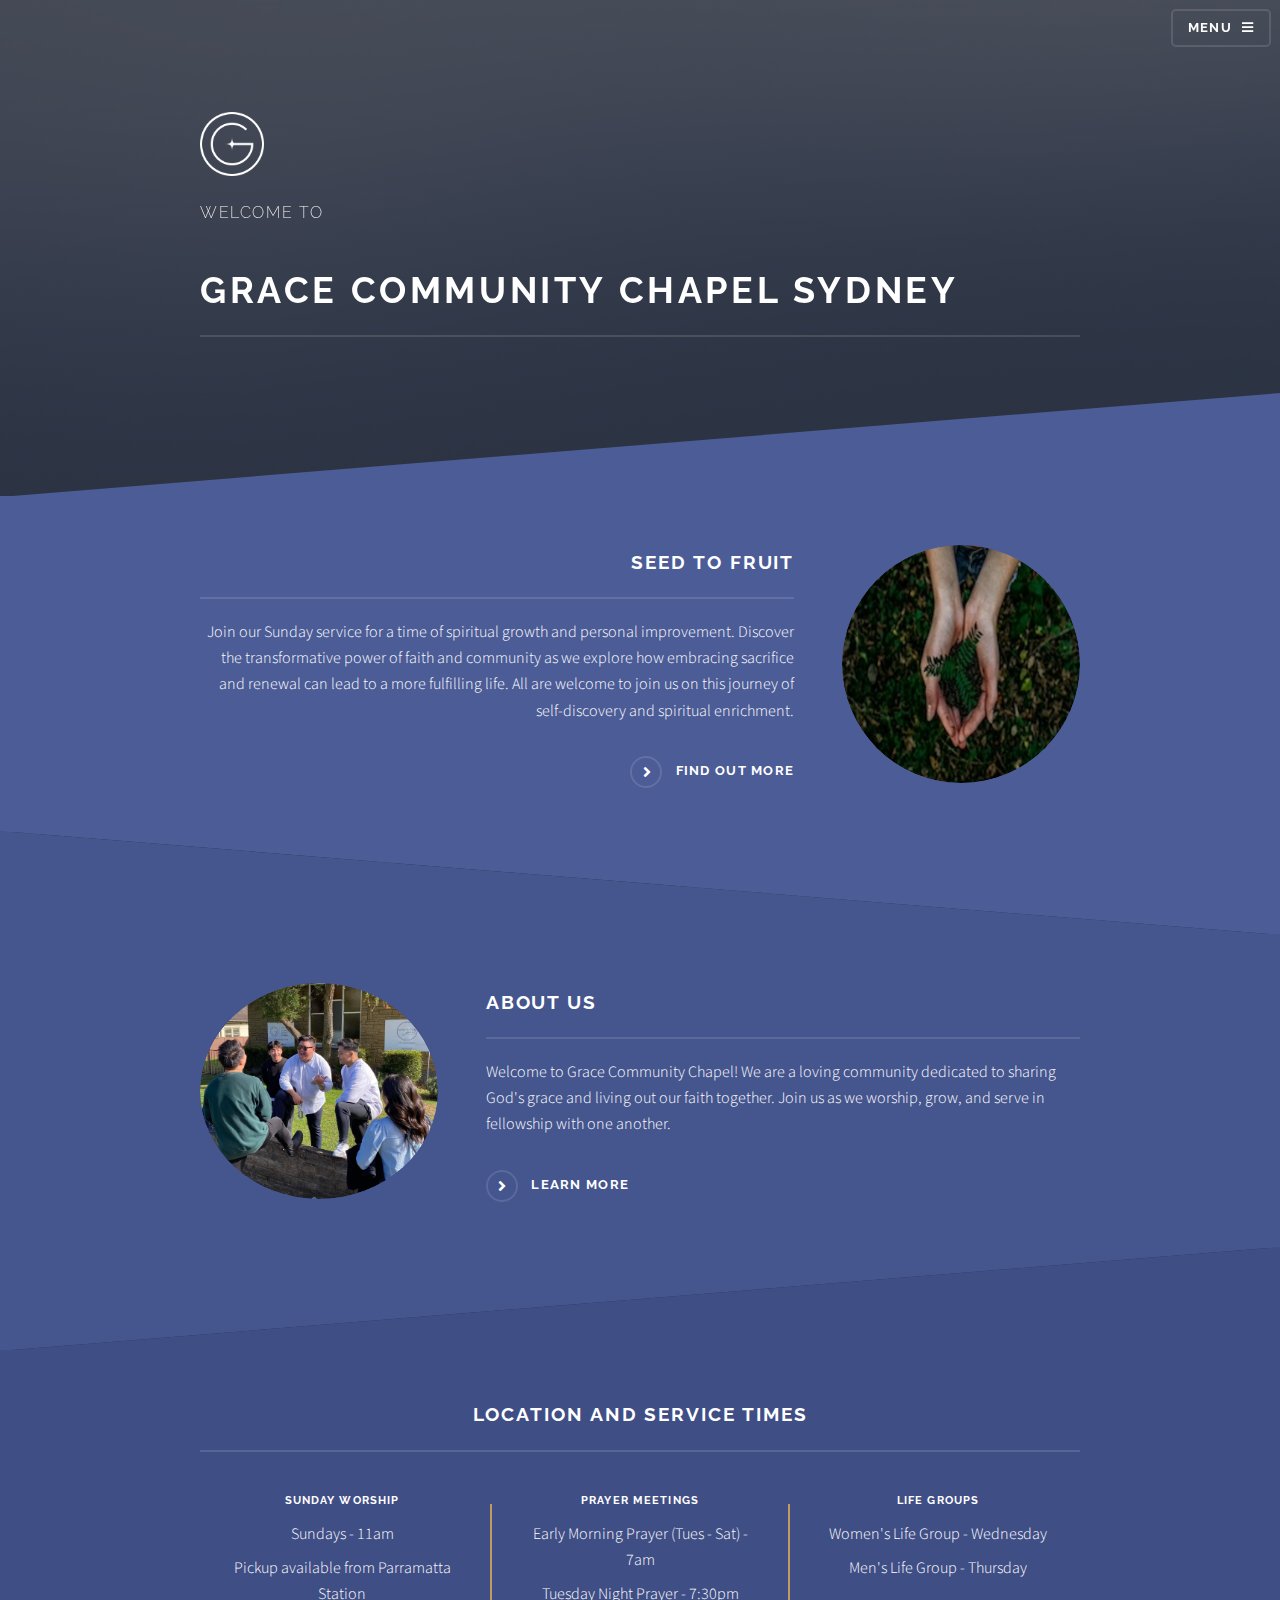
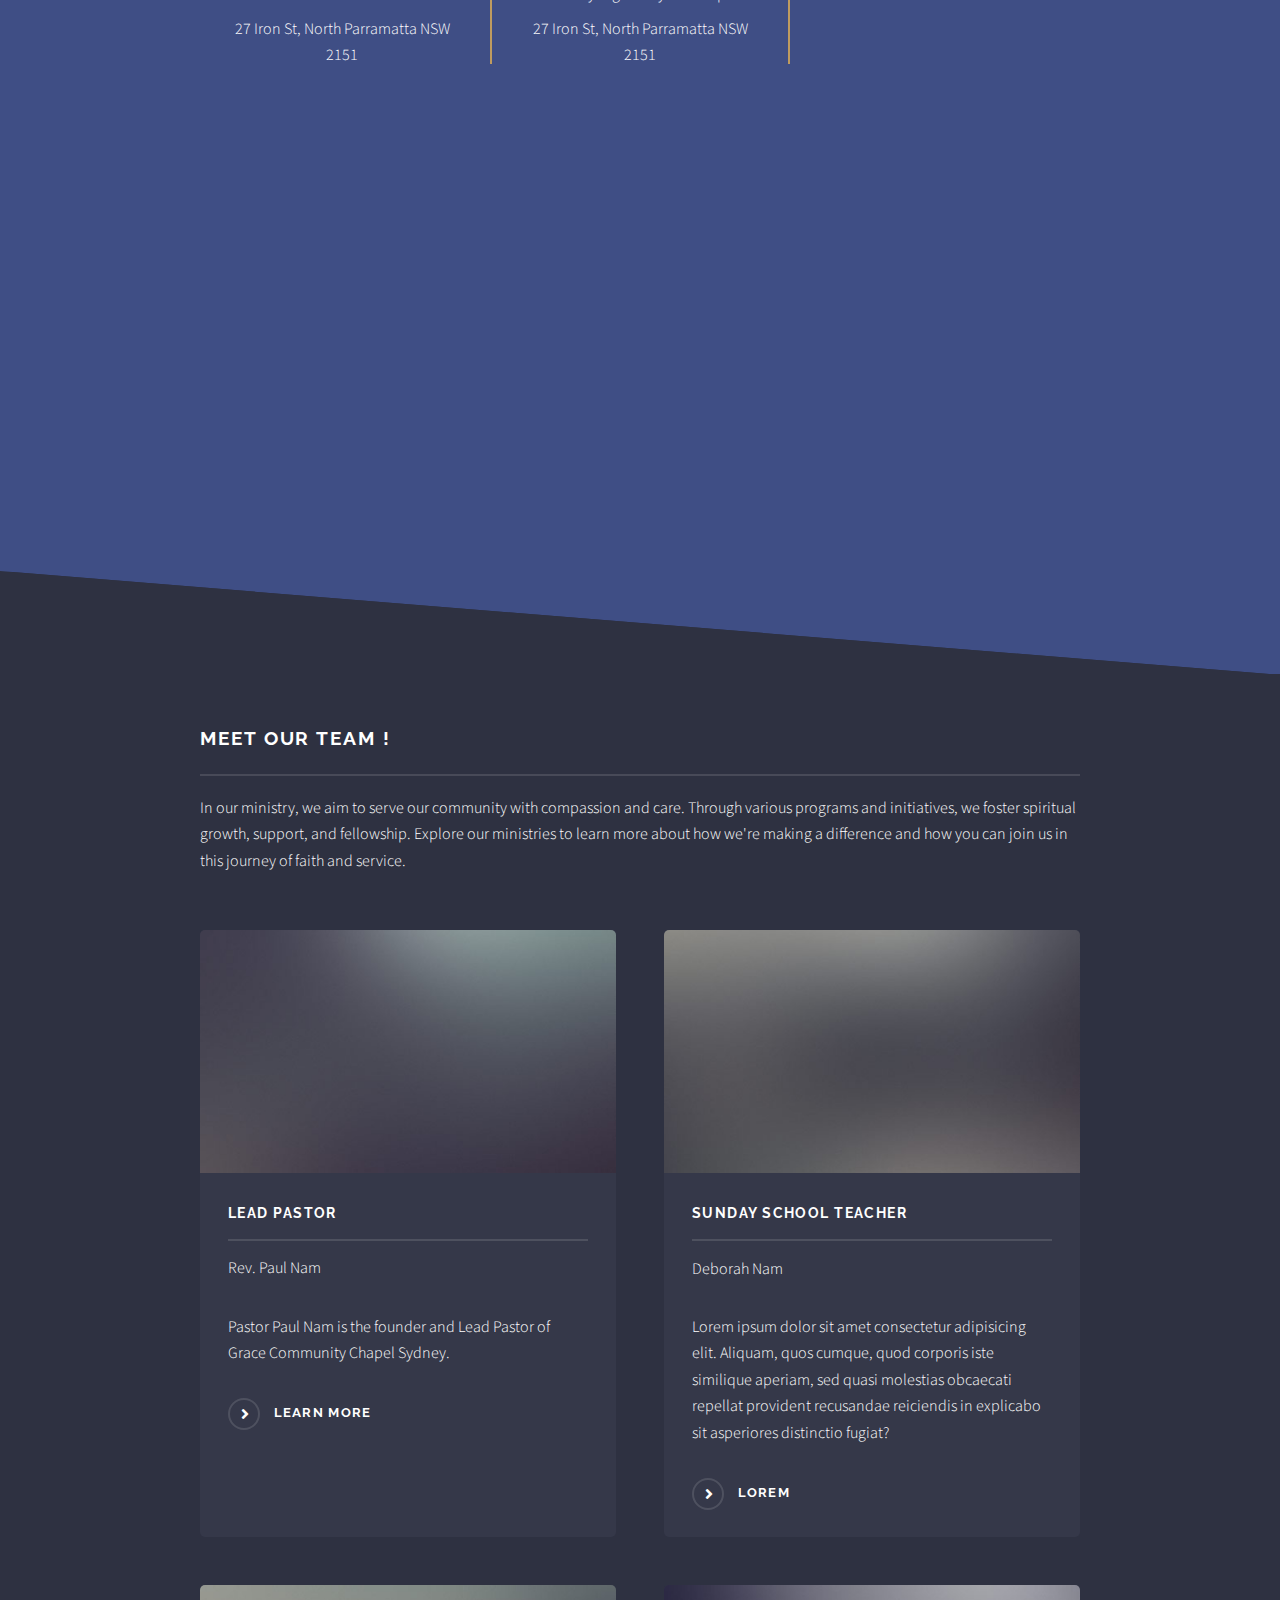
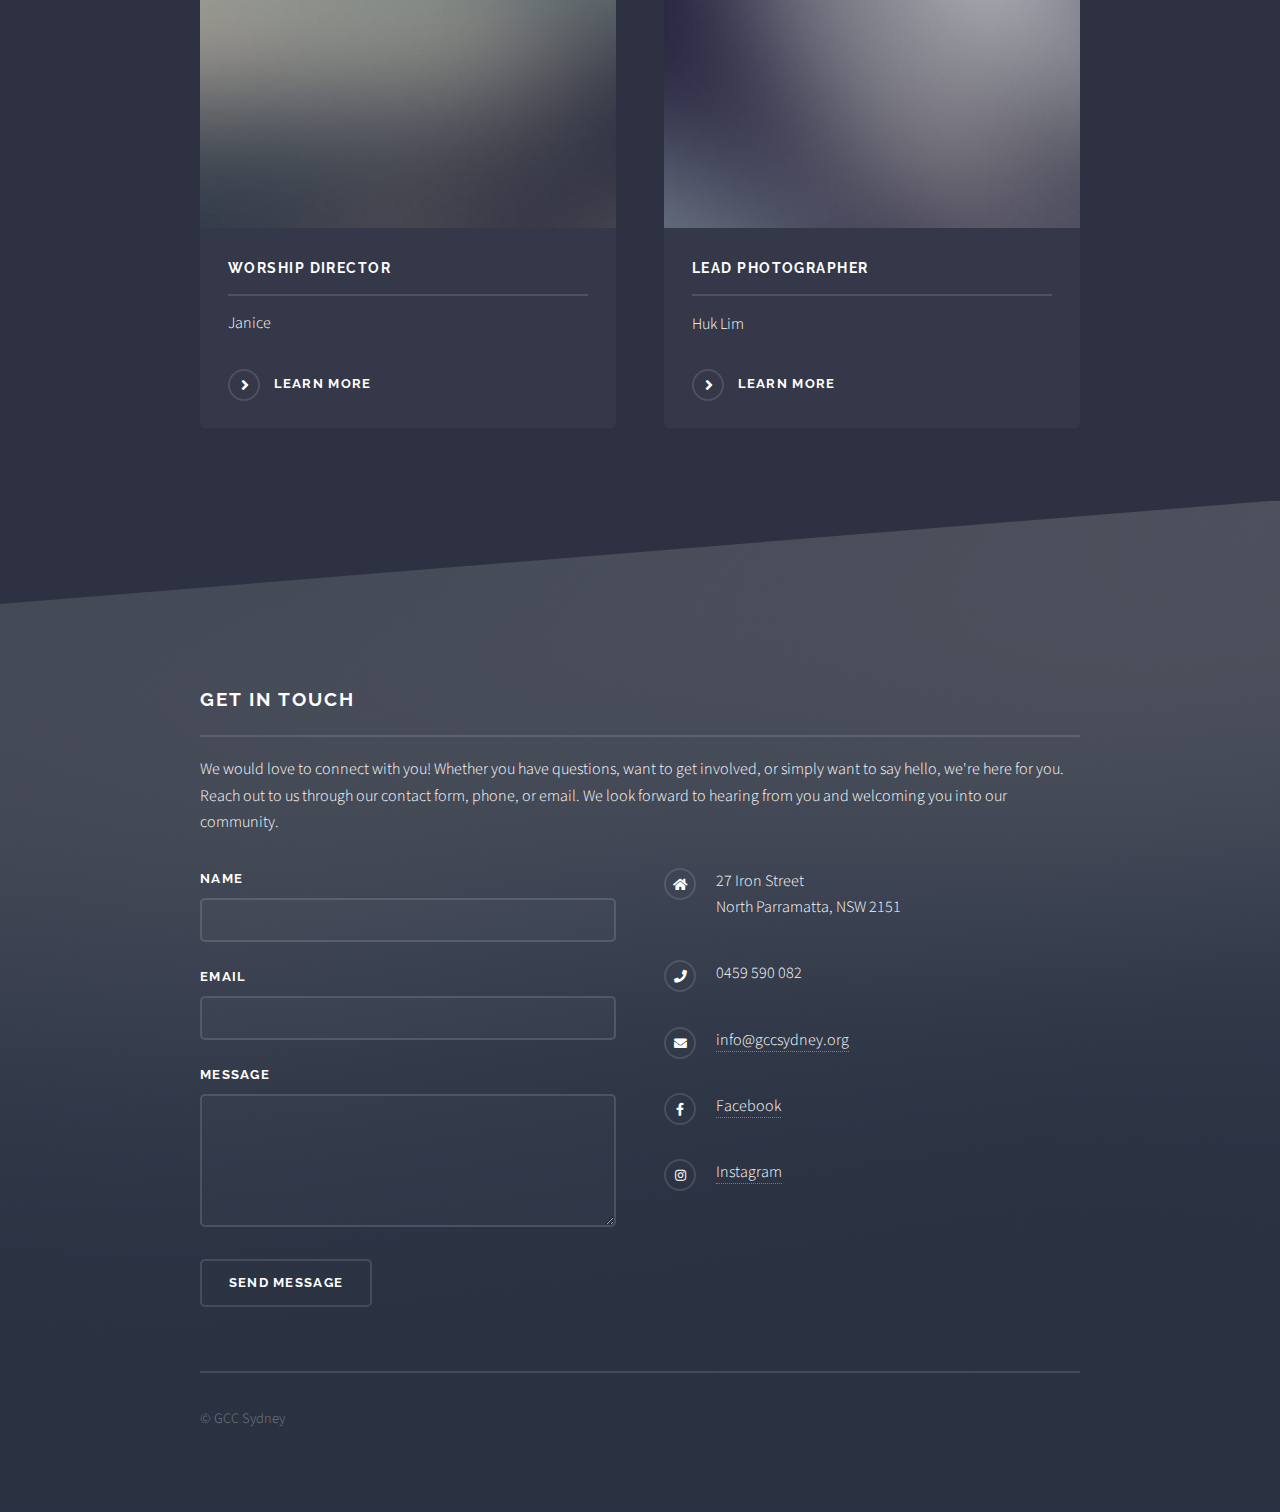
<file: index.html>
<!DOCTYPE HTML>

<html>
	<head>
		<title>GCC</title>
		<meta charset="utf-8" />
		<meta name="viewport" content="width=device-width, initial-scale=1, user-scalable=no" />
		<link rel="stylesheet" href="assets/css/main.css" />
		<noscript><link rel="stylesheet" href="assets/css/noscript.css" /></noscript>
	</head>
	<body class="is-preload">

		<!-- Page Wrapper -->
			<div id="page-wrapper">

				<!-- Header -->
					<header id="header" class="alt">
						<h1><a href="index.html">GCC Sydney</a></h1>
						<nav>
							<a href="#menu">Menu</a>
						</nav>
					</header>

				<!-- Menu -->
					<nav id="menu">
						<div class="inner">
							<h2>Menu</h2>
							<ul class="links">
								<li><a href="index.html">Home</a></li>
								<li><a href="theme.html">Seed to Fruit</a></li>
								<li><a href="about.html">About Us</a></li>
								<li><a href="ministries.html">Ministries</a></li>
								<li><a href="beliefs.html">Our Beliefs</a></li>
							</ul>
							<a href="#" class="close">Close</a>
						</div>
					</nav>

				<!-- Banner -->
					<section id="banner">
						<div class="inner">
							<div class="logo"><img src="./images/G+logo.png" alt=""></div>
							<p>Welcome To</p>
							<h2>Grace Community Chapel Sydney</h2>
						
							
						</div>
					</section>

				<!-- Wrapper -->
					<section id="wrapper">

						<!-- One -->
							<section id="one" class="wrapper spotlight style1">
								<div class="inner">
									<a href="theme.html" class="image"><img src="images/seed.jpg" alt="" /></a>
									<div class="content">
										<h2 class="major">Seed to Fruit</h2>
										<p>Join our Sunday service for a time of spiritual growth and personal improvement. Discover the transformative power of faith and community as we explore how embracing sacrifice and renewal can lead to a more fulfilling life. All are welcome to join us on this journey of self-discovery and spiritual enrichment.</p>
										<a href="theme.html" class="special">Find out more</a>
									</div>
								</div>	
							</section>

						<!-- Two -->
							<section id="two" class="wrapper alt spotlight style2">
								<div class="inner">
									<a href="about.html" class="image"><img src="images/aboutuspic.png" alt="" /></a>
									<div class="content">
										<h2 class="major">About Us</h2>
										<p>Welcome to Grace Community Chapel! We are a loving community dedicated to sharing God's grace and living out our faith together. Join us as we worship, grow, and serve in fellowship with one another.</p>
										<a href="#" class="special">Learn more</a>
									</div>
								</div>
							</section>

						<!-- Three -->
							<section id="three" class="wrapper spotlight style3">
								<div class="inner">
									
									<div class="content">
										<h2 class="major location">Location and Service Times</h2>
										<div class="meeting__body">
											<div class="schedule-table">
											<div class="sunday__worship border__sunday column">
												<h4 class="h4title">Sunday Worship</h4>
												<p class="h4title location-p">Sundays - 11am </p>
												<p class="h4title location-p"> Pickup available from Parramatta Station </p>
												
												<p class="h4title location-p"> 27 Iron St, North Parramatta NSW 2151</p>
												
											</div>
											<div class="vertical-line"></div>
											<div class="prayer__meetings border__meetings column">
												<h4 class="h4title">Prayer Meetings</h4>
												<p class="h4title location-p">Early Morning Prayer (Tues - Sat) - 7am</p>
												<p class="h4title location-p">Tuesday Night Prayer - 7:30pm</p>
												<p class="h4title location-p"> 27 Iron St, North Parramatta NSW 2151</p>
												
											</div>
											<div class="vertical-line"></div>
										   <div class="life__groups border__lg column"> <h4 class="h4title">Life Groups</h4>
											
											<p class="h4title location-p">Women's Life Group - Wednesday</p>
											<p class="h4title location-p">Men's Life Group - Thursday</p>
											
										</div>
											
										</div>
										
									</div>
									<iframe class="img theme" src="https://www.google.com/maps/embed?pb=!1m18!1m12!1m3!1d3315.5915404336047!2d151.001963012122!3d-33.79704461523578!2m3!1f0!2f0!3f0!3m2!1i1024!2i768!4f13.1!3m3!1m2!1s0x6b12a300941b0599%3A0xc7f4b49f88a5f155!2s27%20Iron%20St%2C%20North%20Parramatta%20NSW%202151!5e0!3m2!1sen!2sau!4v1702616730568!5m2!1sen!2sau" width="600" height="450" style="border:0;" allowfullscreen="" loading="lazy" referrerpolicy="no-referrer-when-downgrade"></iframe>
								</div>
							</section>

						<!-- Four -->
							<section id="four" class="wrapper alt style1">
								<div class="inner">
									<h2 class="major">Meet our team !</h2>
									<p>In our ministry, we aim to serve our community with compassion and care. Through various programs and initiatives, we foster spiritual growth, support, and fellowship. Explore our ministries to learn more about how we're making a difference and how you can join us in this journey of faith and service.</p>
									<section class="features">
										<article>
											<a href="#" class="image"><img src="images/pic04.jpg" alt="" /></a>
											<h3 class="major">Lead Pastor</h3>
											<p>Rev. Paul Nam</p>
											<p>Pastor Paul Nam is the founder and Lead Pastor of Grace Community Chapel Sydney.</p>
											<a href="#" class="special">Learn more</a>
										</article>
										<article>
											<a href="#" class="image"><img src="images/pic05.jpg" alt="" /></a>
											<h3 class="major">Sunday School Teacher</h3>
											<p>Deborah Nam</p>
											<p>Lorem ipsum dolor sit amet consectetur adipisicing elit. Aliquam, quos cumque, quod corporis iste similique aperiam, sed quasi molestias obcaecati repellat provident recusandae reiciendis in explicabo sit asperiores distinctio fugiat?</p>
											<a href="#" class="special">lorem</a>
										</article>
										<article>
											<a href="#" class="image"><img src="images/pic06.jpg" alt="" /></a>
											<h3 class="major">Worship Director</h3>
											<p>Janice</p>
											<a href="#" class="special">Learn more</a>
										</article>
										<article>
											<a href="#" class="image"><img src="images/pic07.jpg" alt="" /></a>
											<h3 class="major">Lead Photographer</h3>
											<p>Huk Lim</p>
											<a href="#" class="special">Learn more</a>
										</article>
									</section>								</div>
							</section>

					</section>

				<!-- Footer -->
					<section id="footer">
						<div class="inner">
							<h2 class="major">Get in touch</h2>
							<p>We would love to connect with you! Whether you have questions, want to get involved, or simply want to say hello, we're here for you. Reach out to us through our contact form, phone, or email. We look forward to hearing from you and welcoming you into our community.</p>
							<form method="post" action="#">
								<div class="fields">
									<div class="field">
										<label for="name">Name</label>
										<input type="text" name="name" id="name" />
									</div>
									<div class="field">
										<label for="email">Email</label>
										<input type="email" name="email" id="email" />
									</div>
									<div class="field">
										<label for="message">Message</label>
										<textarea name="message" id="message" rows="4"></textarea>
									</div>
								</div>
								<ul class="actions">
									<li><input type="submit" value="Send Message" /></li>
								</ul>
							</form>
							<ul class="contact">
								<li class="icon solid fa-home">
									27 Iron Street<br />
									North Parramatta, NSW 2151
								</li>
								<li class="icon solid fa-phone">0459 590 082</li>
								<li class="icon solid fa-envelope"><a href="mailto:info@gccsydney.org">info@gccsydney.org</a></li>
								<li class="icon brands fa-facebook-f"><a target="_blank" href="https://www.facebook.com/gccsydneyau/">Facebook</a></li>
								<li class="icon brands fa-instagram"><a target="_blank" href="https://www.instagram.com/gccsydney/">Instagram</a></li>
							</ul>
							<ul class="copyright">
								<li>&copy; GCC Sydney </li>
							</ul>
						</div>
					</section>

			</div>

		<!-- Scripts -->
			<script src="assets/js/jquery.min.js"></script>
			<script src="assets/js/jquery.scrollex.min.js"></script>
			<script src="assets/js/browser.min.js"></script>
			<script src="assets/js/breakpoints.min.js"></script>
			<script src="assets/js/util.js"></script>
			<script src="assets/js/main.js"></script>

	</body>
</html>
</file>
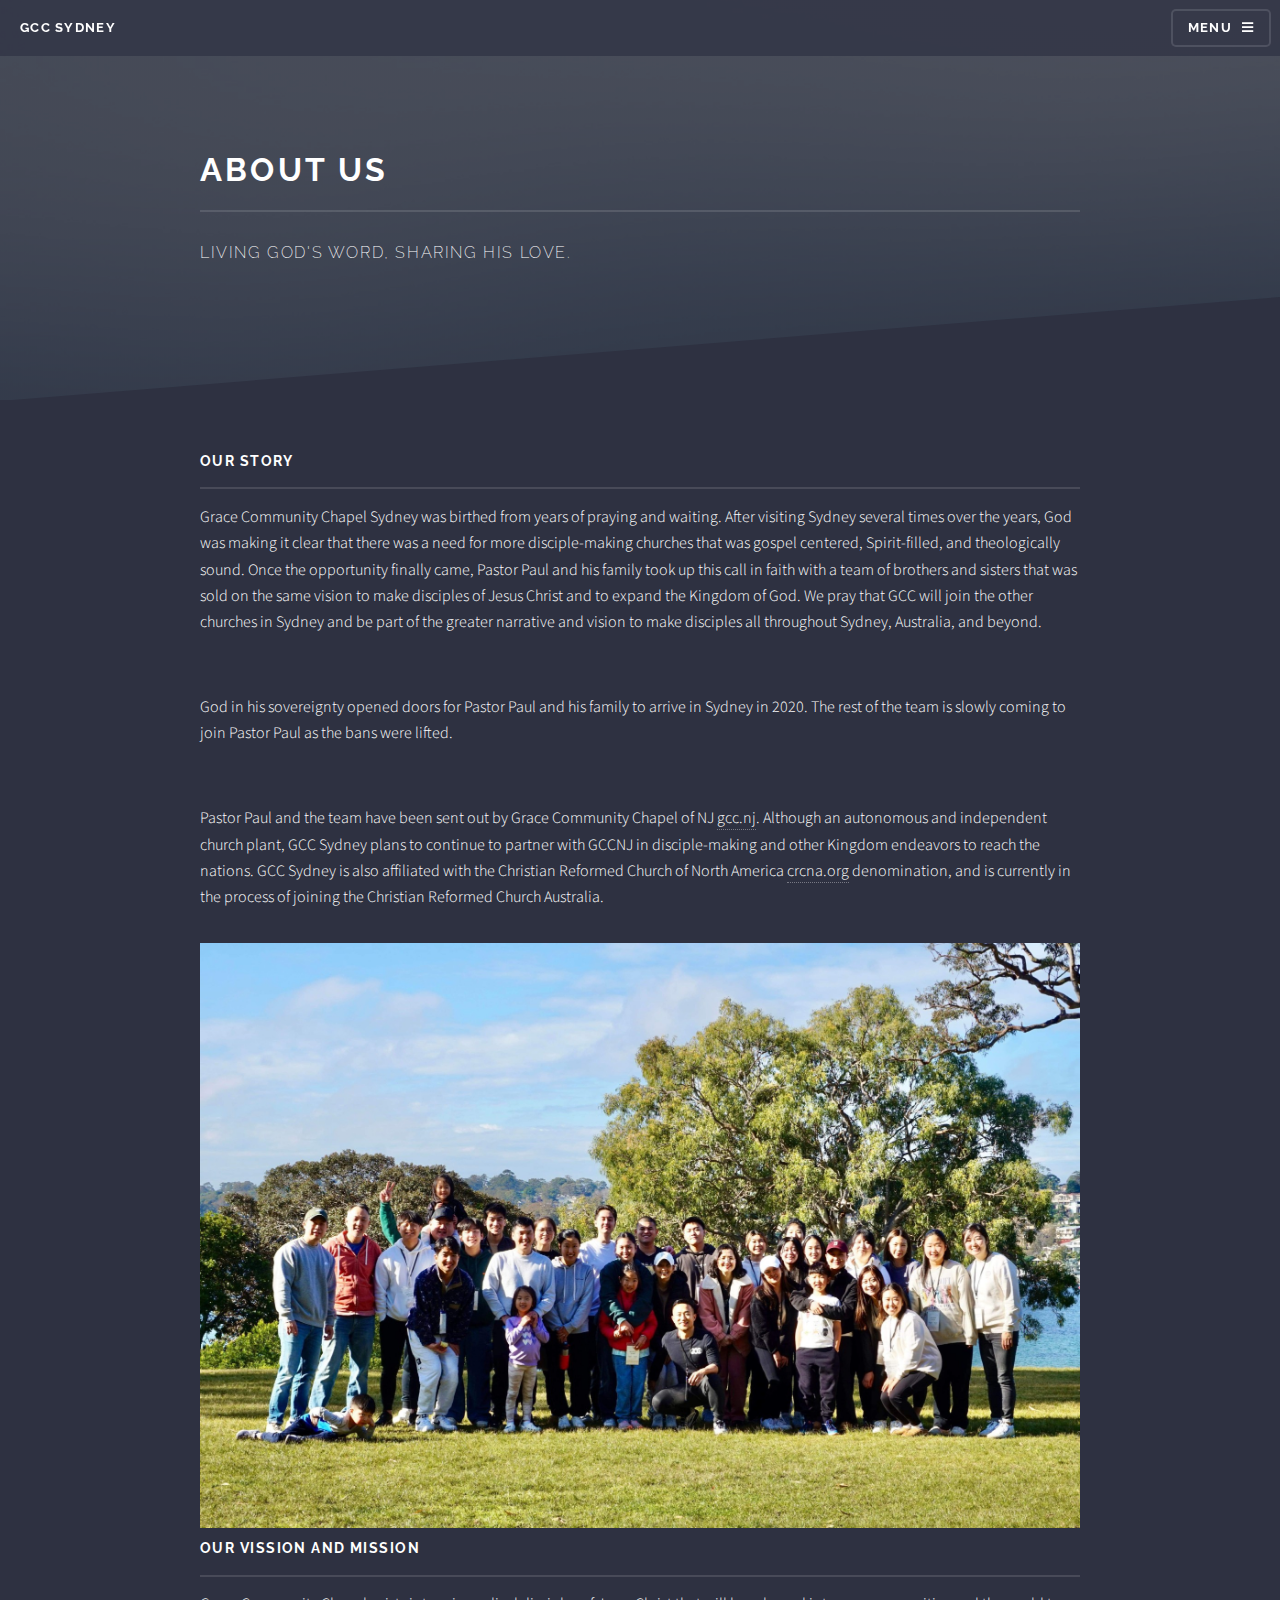
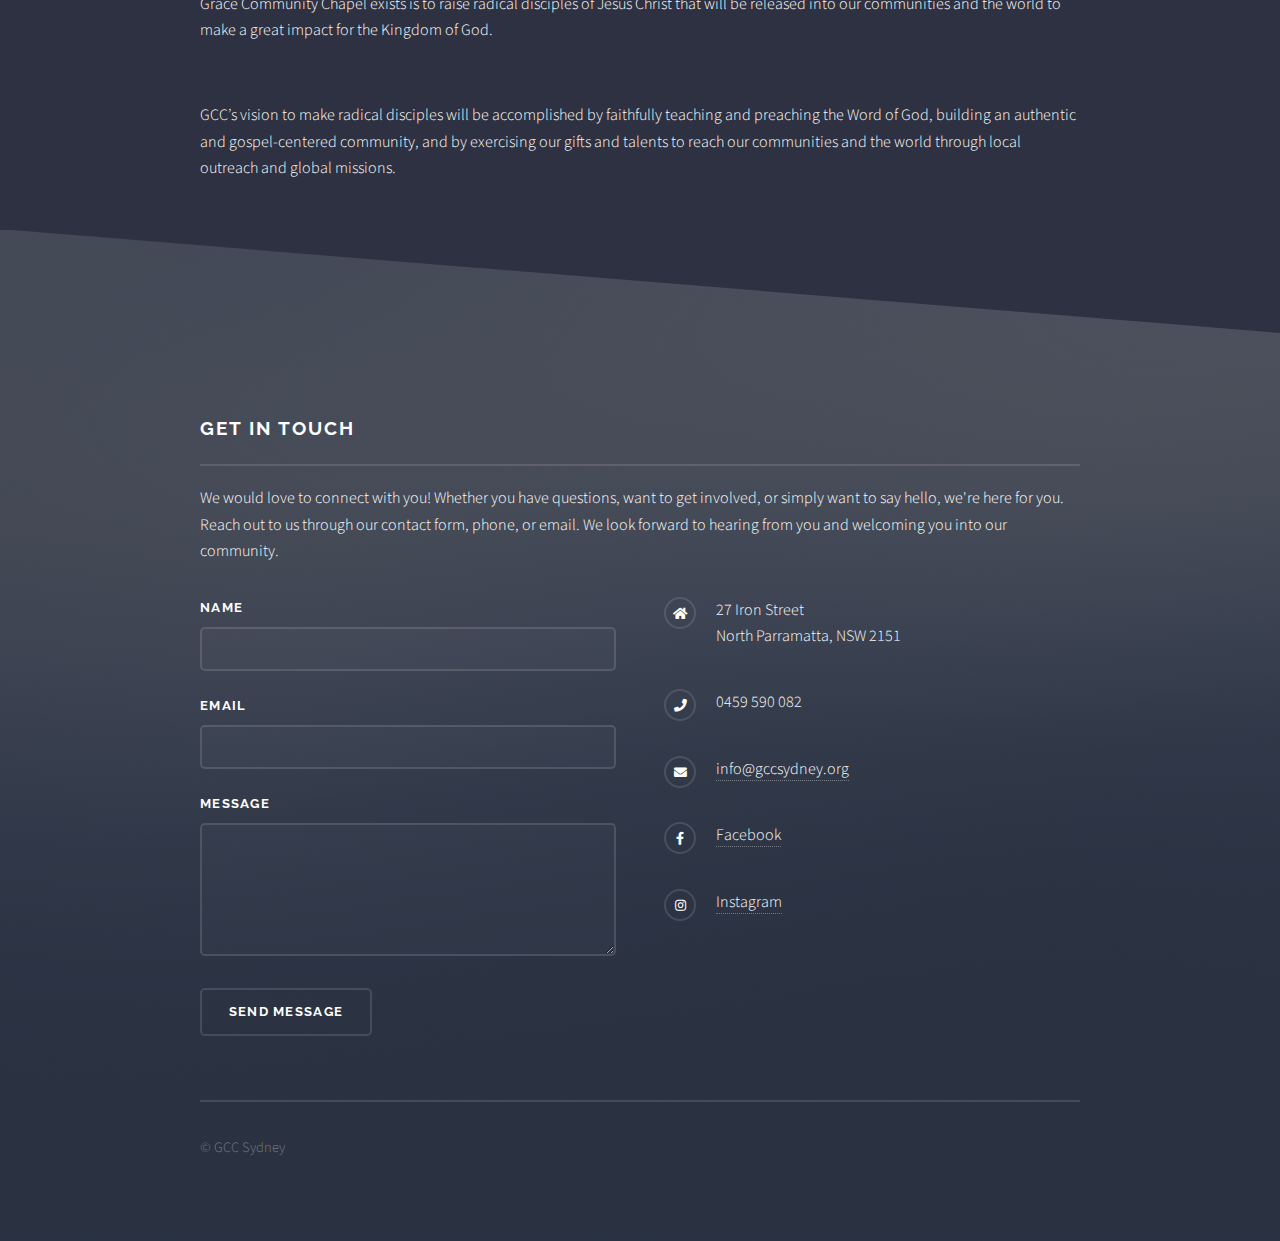
<file: about.html>
<!DOCTYPE HTML>
<!--
	Solid State by HTML5 UP
	html5up.net | @ajlkn
	Free for personal and commercial use under the CCA 3.0 license (html5up.net/license)
-->
<html>
	<head>
		<title>GCC Sydney</title>
		<meta charset="utf-8" />
		<meta name="viewport" content="width=device-width, initial-scale=1, user-scalable=no" />
		<link rel="stylesheet" href="assets/css/main.css" />
		<noscript><link rel="stylesheet" href="assets/css/noscript.css" /></noscript>
	</head>
	<body class="is-preload">

		<!-- Page Wrapper -->
			<div id="page-wrapper">

				<!-- Header -->
					<header id="header">
						<h1><a href="index.html">GCC Sydney</a></h1>
						<nav>
							<a href="#menu">Menu</a>
						</nav>
					</header>

				<!-- Menu -->
					<nav id="menu">
						<div class="inner">
							<h2>Menu</h2>
							<ul class="links">
								<li><a href="index.html">Home</a></li>
								<li><a href="theme.html">Seed to Fruit</a></li>
								<li><a href="about.html">About Us</a></li>
								<li><a href="ministries.html">Ministries</a></li>
								<li><a href="beliefs.html">Our Beliefs</a></li>
							</ul>
							<a href="#" class="close">Close</a>
						</div>
					</nav>

				<!-- Wrapper -->
					<section id="wrapper">
						<header>
							<div class="inner">
								<h2>About Us</h2>
								<p>Living God's word, sharing His love.</p>
							</div>
						</header>

						<!-- Content -->
							<div class="wrapper">
								<div class="inner">

									<section>
										<h3 class="major">Our story </h3>
										<p>Grace Community Chapel Sydney was birthed from years of praying and waiting. After visiting Sydney several times over the years, God was making it clear that there was a need for more disciple-making churches that was gospel centered, Spirit-filled, and theologically sound. Once the opportunity finally came, Pastor Paul and his family took up this call in faith with a team of brothers and sisters that was sold on the same vision to make disciples of Jesus Christ and to expand the Kingdom of God. We pray that GCC will join the other churches in Sydney and be part of the greater narrative and vision to make disciples all throughout Sydney, Australia, and beyond.</p>
										<br>
										<p>God in his sovereignty opened doors for Pastor Paul and his family to arrive in Sydney in 2020. The rest of the team is slowly coming to join Pastor Paul as the bans were lifted.</p>
										<br>
										<p>Pastor Paul and the team have been sent out by Grace Community Chapel of NJ <a target="_blank" href="https://gccnj.org/">gcc.nj</a>. Although an autonomous and independent church plant, GCC Sydney plans to continue to partner with GCCNJ in disciple-making and other Kingdom endeavors to reach the nations. GCC Sydney is also affiliated with the Christian Reformed Church of North America <a target="_blank" href="https://www.crcna.org/">crcna.org</a> denomination, and is currently in the process of joining the Christian Reformed Church Australia.

										</p>
										<img class="img theme" src="./assets/css/images/churchimage.jpg" alt="">
									
										<h3 class="major">Our vission and mission </h3>
										<p>Grace Community Chapel exists is to raise radical disciples of Jesus Christ that will be released into our communities and the world to make a great impact for the Kingdom of God.</p>
										<br>
										<p>GCC’s vision to make radical disciples will be accomplished by faithfully teaching and preaching the Word of God, building an authentic and gospel-centered community, and by exercising our gifts and talents to reach our communities and the world through local outreach and global missions.</p>
									</section>


								</div>
							</div>

					</section>

				<!-- Footer -->
					<section id="footer">
						<div class="inner">
							<h2 class="major">Get in touch</h2>
							<p>We would love to connect with you! Whether you have questions, want to get involved, or simply want to say hello, we're here for you. Reach out to us through our contact form, phone, or email. We look forward to hearing from you and welcoming you into our community.</p>
							<form method="post" action="#">
								<div class="fields">
									<div class="field">
										<label for="name">Name</label>
										<input type="text" name="name" id="name" />
									</div>
									<div class="field">
										<label for="email">Email</label>
										<input type="email" name="email" id="email" />
									</div>
									<div class="field">
										<label for="message">Message</label>
										<textarea name="message" id="message" rows="4"></textarea>
									</div>
								</div>
								<ul class="actions">
									<li><input type="submit" value="Send Message" /></li>
								</ul>
							</form>
							<ul class="contact">
								<li class="icon solid fa-home">
									27 Iron Street<br />
									North Parramatta, NSW 2151
								</li>
								<li class="icon solid fa-phone">0459 590 082</li>
								<li class="icon solid fa-envelope"><a href="mailto:info@gccsydney.org">info@gccsydney.org</a></li>
								<li class="icon brands fa-facebook-f"><a target="_blank" href="https://www.facebook.com/gccsydneyau/">Facebook</a></li>
								<li class="icon brands fa-instagram"><a target="_blank" href="https://www.instagram.com/gccsydney/">Instagram</a></li>
							</ul>
							<ul class="copyright">
								<li>&copy; GCC Sydney </li>
							</ul>
						</div>
					</section>

			</div>

		<!-- Scripts -->
			<script src="assets/js/jquery.min.js"></script>
			<script src="assets/js/jquery.scrollex.min.js"></script>
			<script src="assets/js/browser.min.js"></script>
			<script src="assets/js/breakpoints.min.js"></script>
			<script src="assets/js/util.js"></script>
			<script src="assets/js/main.js"></script>

	</body>
</html>
</file>
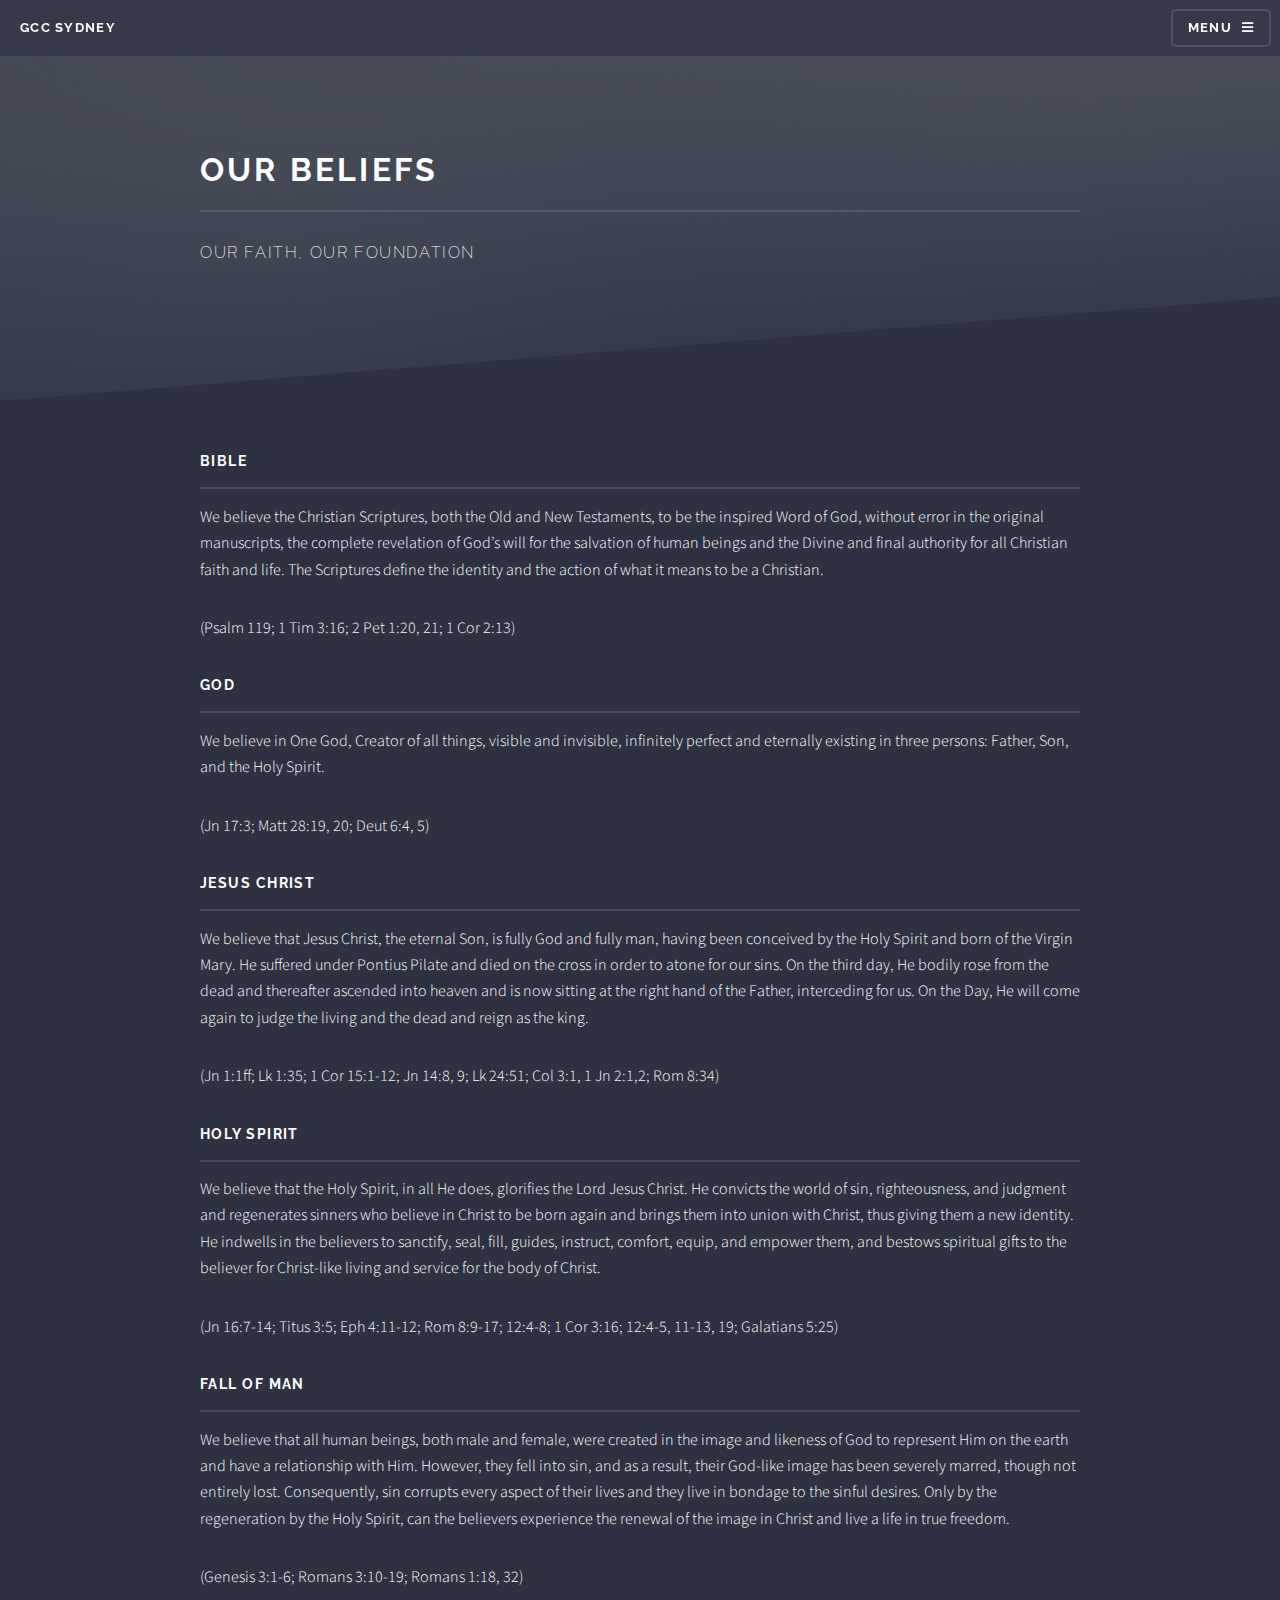
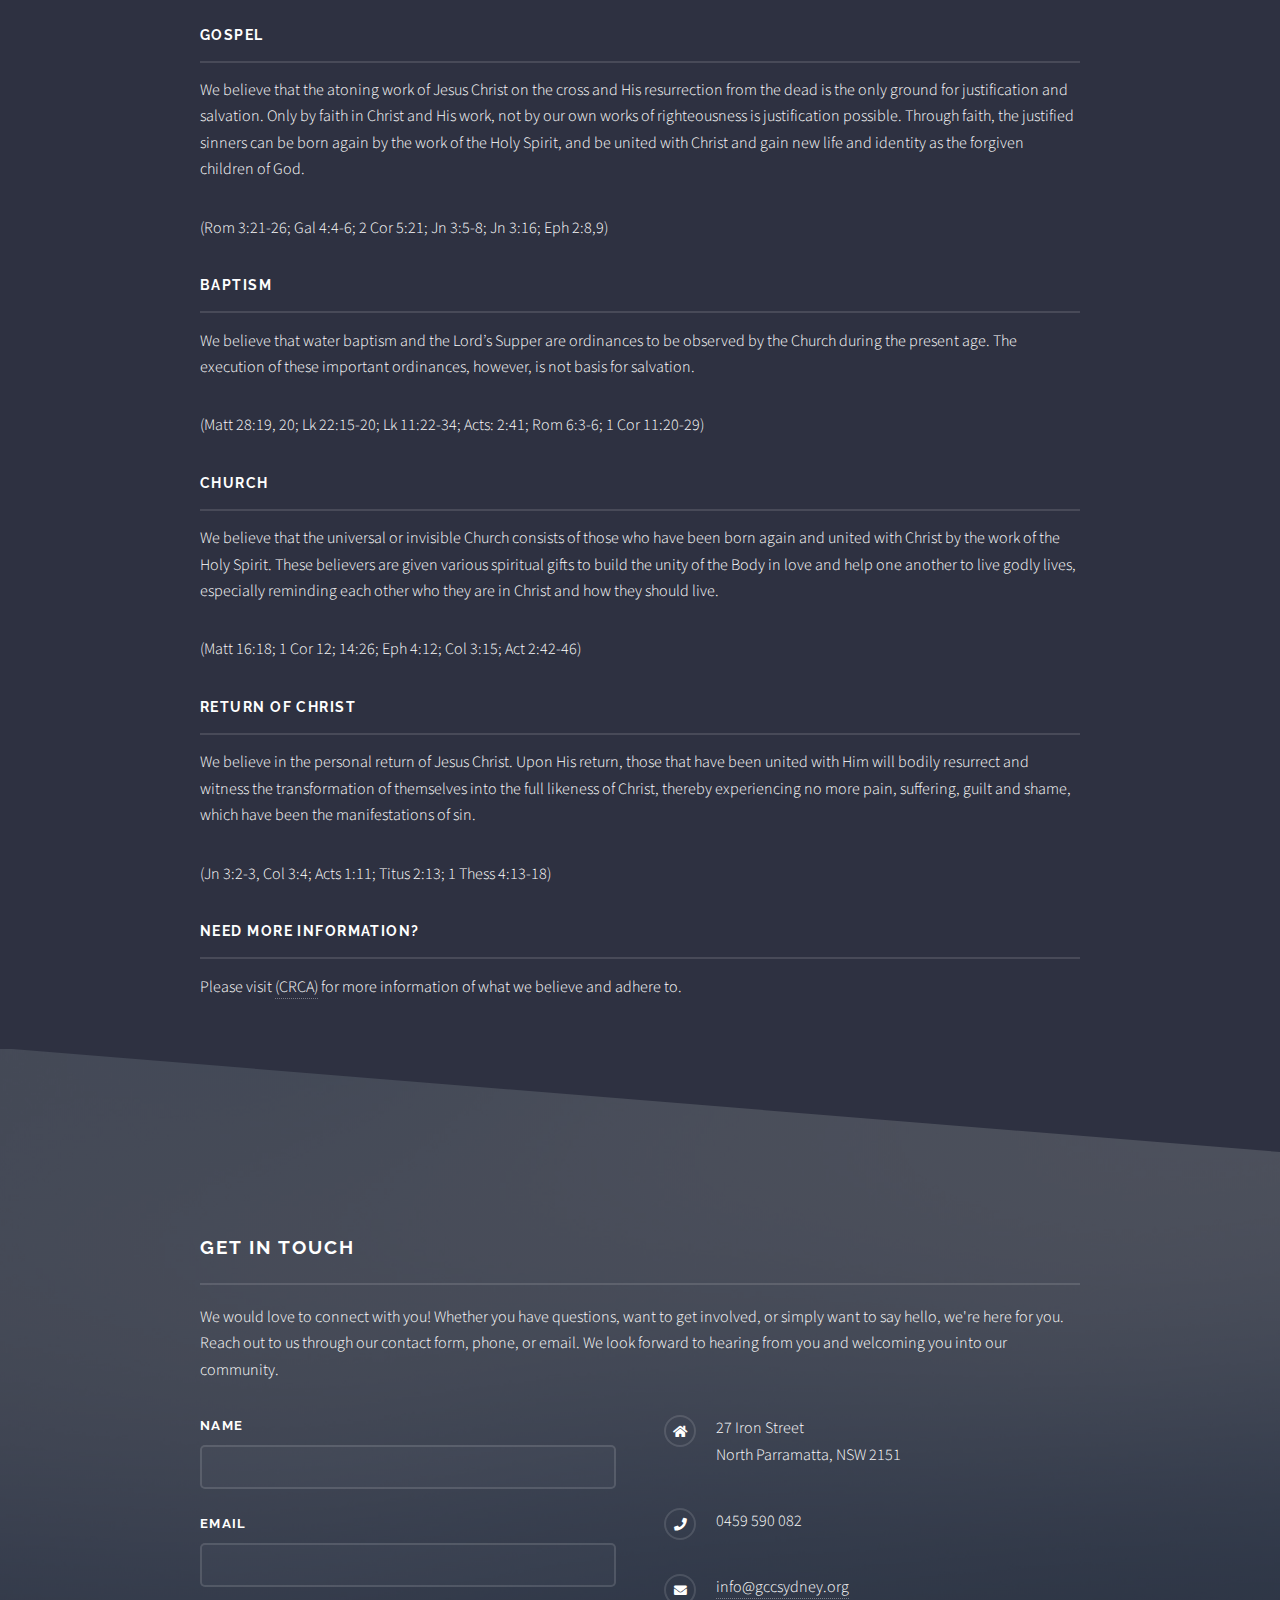
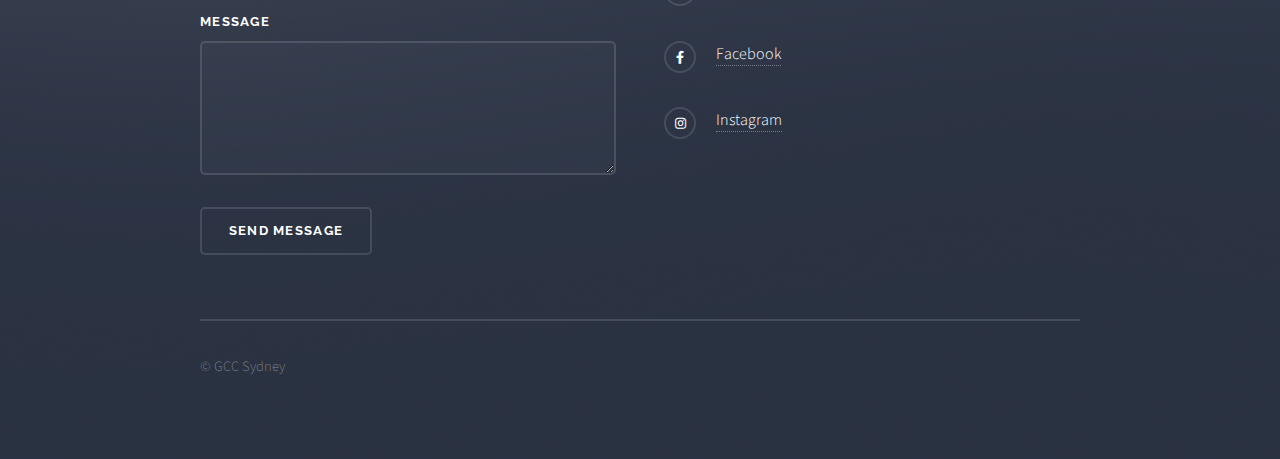
<file: beliefs.html>
<!DOCTYPE HTML>
<!--
	Solid State by HTML5 UP
	html5up.net | @ajlkn
	Free for personal and commercial use under the CCA 3.0 license (html5up.net/license)
-->
<html>
	<head>
		<title>GCC Sydney</title>
		<meta charset="utf-8" />
		<meta name="viewport" content="width=device-width, initial-scale=1, user-scalable=no" />
		<link rel="stylesheet" href="assets/css/main.css" />
		<noscript><link rel="stylesheet" href="assets/css/noscript.css" /></noscript>
	</head>
	<body class="is-preload">

		<!-- Page Wrapper -->
			<div id="page-wrapper">

				<!-- Header -->
					<header id="header">
						<h1><a href="index.html">GCC Sydney</a></h1>
						<nav>
							<a href="#menu">Menu</a>
						</nav>
					</header>

				<!-- Menu -->
					<nav id="menu">
						<div class="inner">
							<h2>Menu</h2>
							<ul class="links">
								<li><a href="index.html">Home</a></li>
								<li><a href="theme.html">Seed to Fruit</a></li>
								<li><a href="about.html">About Us</a></li>
								<li><a href="ministries.html">Ministries</a></li>
								<li><a href="beliefs.html">Our Beliefs</a></li>
							</ul>
							<a href="#" class="close">Close</a>
						</div>
					</nav>

				<!-- Wrapper -->
					<section id="wrapper">
						<header>
							<div class="inner">
								<h2>Our Beliefs</h2>
								<p>Our Faith, Our Foundation</p>
							</div>
						</header>

						<!-- Content -->
							<div class="wrapper">
								<div class="inner">

									<section>
										<h3 class="major">Bible</h3>
										<p>We believe the Christian Scriptures, both the Old and New Testaments, to be the inspired Word of God, without error in the original manuscripts, the complete revelation of God’s will for the salvation of human beings and the Divine and final authority for all Christian faith and life. The Scriptures define the identity and the action of what it means to be a Christian.</p>
										
                                        <p>(Psalm 119; 1 Tim 3:16; 2 Pet 1:20, 21; 1 Cor 2:13)</p>
									
                                        <h3 class="major">God</h3>
										<p>We believe in One God, Creator of all things, visible and invisible, infinitely perfect and eternally existing in three persons: Father, Son, and the Holy Spirit.
                                        </p>
                                        <p>(Jn 17:3; Matt 28:19, 20; Deut 6:4, 5)</p>
										

                                        <h3 class="major">JESUS CHRIST</h3>
										<p>We believe that Jesus Christ, the eternal Son, is fully God and fully man, having been conceived by the Holy Spirit and born of the Virgin Mary. He suffered under Pontius Pilate and died on the cross in order to atone for our sins. On the third day, He bodily rose from the dead and thereafter ascended into heaven and is now sitting at the right hand of the Father, interceding for us. On the Day, He will come again to judge the living and the dead and reign as the king.
                                        </p>
										
                                        <p>(Jn 1:1ff; Lk 1:35; 1 Cor 15:1-12; Jn 14:8, 9; Lk 24:51; Col 3:1, 1 Jn 2:1,2; Rom 8:34)</p>
                                        
                                        <h3 class="major">HOLY SPIRIT</h3>
										<p>We believe that the Holy Spirit, in all He does, glorifies the Lord Jesus Christ. He convicts the world of sin, righteousness, and judgment and regenerates sinners who believe in Christ to be born again and brings them into union with Christ, thus giving them a new identity. He indwells in the believers to sanctify, seal, fill, guides, instruct, comfort, equip, and empower them, and bestows spiritual gifts to the believer for Christ-like living and service for the body of Christ.
                                        </p>
										
                                        <p>(Jn 16:7-14; Titus 3:5; Eph 4:11-12; Rom 8:9-17; 12:4-8; 1 Cor 3:16; 12:4-5, 11-13, 19; Galatians 5:25)</p>

                                        <h3 class="major">FALL OF MAN</h3>
										<p>We believe that all human beings, both male and female, were created in the image and likeness of God to represent Him on the earth and have a relationship with Him. However, they fell into sin, and as a result, their God-like image has been severely marred, though not entirely lost. Consequently, sin corrupts every aspect of their lives and they live in bondage to the sinful desires. Only by the regeneration by the Holy Spirit, can the believers experience the renewal of the image in Christ and live a life in true freedom.
                                        </p>
										
                                        <p>(Genesis 3:1-6; Romans 3:10-19; Romans 1:18, 32)</p>

                                        <h3 class="major">GOSPEL</h3>
										<p>We believe that the atoning work of Jesus Christ on the cross and His resurrection from the dead is the only ground for justification and salvation. Only by faith in Christ and His work, not by our own works of righteousness is justification possible. Through faith, the justified sinners can be born again by the work of the Holy Spirit, and be united with Christ and gain new life and identity as the forgiven children of God.
                                        </p>
										
                                        <p>(Rom 3:21-26; Gal 4:4-6; 2 Cor 5:21; Jn 3:5-8; Jn 3:16; Eph 2:8,9)</p>

                                        <h3 class="major">BAPTISM</h3>
										<p>We believe that water baptism and the Lord’s Supper are ordinances to be observed by the Church during the present age. The execution of these important ordinances, however, is not basis for salvation.
                                        </p>
										
                                        <p>(Matt 28:19, 20; Lk 22:15-20; Lk 11:22-34; Acts: 2:41; Rom 6:3-6; 1 Cor 11:20-29)</p>

                                        <h3 class="major">CHURCH</h3>
										<p>We believe that the universal or invisible Church consists of those who have been born again and united with Christ by the work of the Holy Spirit. These believers are given various spiritual gifts to build the unity of the Body in love and help one another to live godly lives, especially reminding each other who they are in Christ and how they should live.
                                        </p>
										
                                        <p>(Matt 16:18; 1 Cor 12; 14:26; Eph 4:12; Col 3:15; Act 2:42-46)</p>

                                        <h3 class="major">RETURN OF CHRIST</h3>
										<p>We believe in the personal return of Jesus Christ. Upon His return, those that have been united with Him will bodily resurrect and witness the transformation of themselves into the full likeness of Christ, thereby experiencing no more pain, suffering, guilt and shame, which have been the manifestations of sin.
                                        </p>
										
                                        <p>(Jn 3:2-3, Col 3:4; Acts 1:11; Titus 2:13; 1 Thess 4:13-18)</p>
                                        
                                        <h3 class="major">Need More Information? </h3>
										<p>Please visit <a href="https://crca.org.au/" target="_blank"><span class="crca">(CRCA)</span></a> for more information of what we believe and adhere to.
                                        </p>
									</section>


								</div>
							</div>

					</section>

				<!-- Footer -->
					<section id="footer">
						<div class="inner">
							<h2 class="major">Get in touch</h2>
							<p>We would love to connect with you! Whether you have questions, want to get involved, or simply want to say hello, we're here for you. Reach out to us through our contact form, phone, or email. We look forward to hearing from you and welcoming you into our community.</p>
							<form method="post" action="#">
								<div class="fields">
									<div class="field">
										<label for="name">Name</label>
										<input type="text" name="name" id="name" />
									</div>
									<div class="field">
										<label for="email">Email</label>
										<input type="email" name="email" id="email" />
									</div>
									<div class="field">
										<label for="message">Message</label>
										<textarea name="message" id="message" rows="4"></textarea>
									</div>
								</div>
								<ul class="actions">
									<li><input type="submit" value="Send Message" /></li>
								</ul>
							</form>
							<ul class="contact">
								<li class="icon solid fa-home">
									27 Iron Street<br />
									North Parramatta, NSW 2151
								</li>
								<li class="icon solid fa-phone">0459 590 082</li>
								<li class="icon solid fa-envelope"><a href="mailto:info@gccsydney.org">info@gccsydney.org</a></li>
								<li class="icon brands fa-facebook-f"><a target="_blank" href="https://www.facebook.com/gccsydneyau/">Facebook</a></li>
								<li class="icon brands fa-instagram"><a target="_blank" href="https://www.instagram.com/gccsydney/">Instagram</a></li>
							</ul>
							<ul class="copyright">
								<li>&copy; GCC Sydney </li>
							</ul>
						</div>
					</section>

			</div>

		<!-- Scripts -->
			<script src="assets/js/jquery.min.js"></script>
			<script src="assets/js/jquery.scrollex.min.js"></script>
			<script src="assets/js/browser.min.js"></script>
			<script src="assets/js/breakpoints.min.js"></script>
			<script src="assets/js/util.js"></script>
			<script src="assets/js/main.js"></script>

	</body>
</html>
</file>
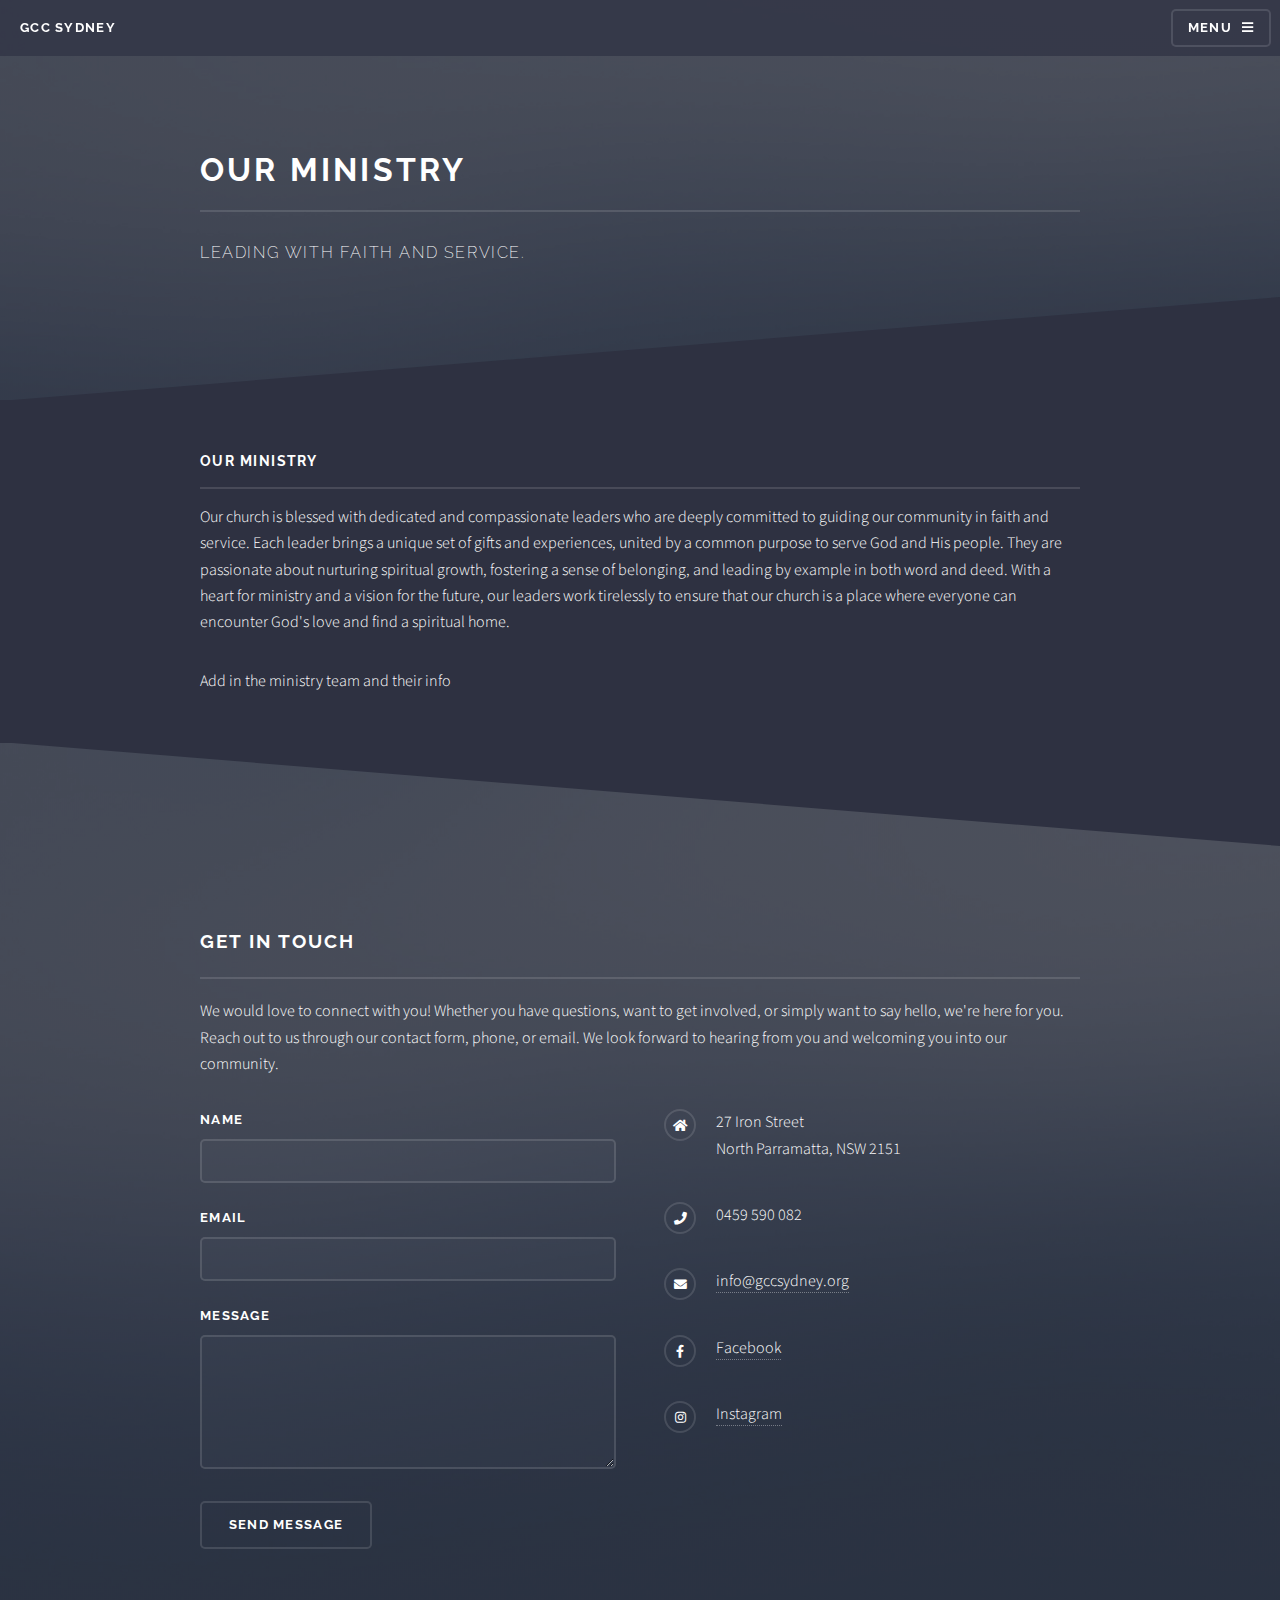
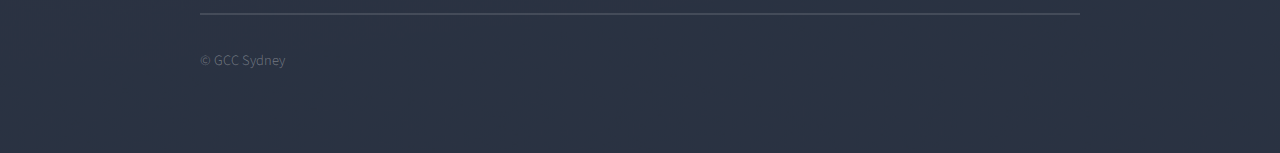
<file: ministries.html>
<!DOCTYPE HTML>
<!--
	Solid State by HTML5 UP
	html5up.net | @ajlkn
	Free for personal and commercial use under the CCA 3.0 license (html5up.net/license)
-->
<html>
	<head>
		<title>GCC Sydney</title>
		<meta charset="utf-8" />
		<meta name="viewport" content="width=device-width, initial-scale=1, user-scalable=no" />
		<link rel="stylesheet" href="assets/css/main.css" />
		<noscript><link rel="stylesheet" href="assets/css/noscript.css" /></noscript>
	</head>
	<body class="is-preload">

		<!-- Page Wrapper -->
			<div id="page-wrapper">

				<!-- Header -->
					<header id="header">
						<h1><a href="index.html">GCC Sydney</a></h1>
						<nav>
							<a href="#menu">Menu</a>
						</nav>
					</header>

				<!-- Menu -->
					<nav id="menu">
						<div class="inner">
							<h2>Menu</h2>
							<ul class="links">
								<li><a href="index.html">Home</a></li>
								<li><a href="theme.html">Seed to Fruit</a></li>
								<li><a href="about.html">About Us</a></li>
								<li><a href="ministries.html">Ministries</a></li>
								<li><a href="beliefs.html">Our Beliefs</a></li>
							</ul>
							<a href="#" class="close">Close</a>
						</div>
					</nav>

				<!-- Wrapper -->
					<section id="wrapper">
						<header>
							<div class="inner">
								<h2>Our Ministry</h2>
								<p>Leading with Faith and Service.</p>
							</div>
						</header>

						<!-- Content -->
							<div class="wrapper">
								<div class="inner">

									<section>
										<h3 class="major">Our ministry </h3>
										<p>Our church is blessed with dedicated and compassionate leaders who are deeply committed to guiding our community in faith and service. Each leader brings a unique set of gifts and experiences, united by a common purpose to serve God and His people. They are passionate about nurturing spiritual growth, fostering a sense of belonging, and leading by example in both word and deed. With a heart for ministry and a vision for the future, our leaders work tirelessly to ensure that our church is a place where everyone can encounter God's love and find a spiritual home.</p>
										<p>Add in the ministry team and their info</p>
									
									</section>


								</div>
							</div>

					</section>

				<!-- Footer -->
					<section id="footer">
						<div class="inner">
							<h2 class="major">Get in touch</h2>
							<p>We would love to connect with you! Whether you have questions, want to get involved, or simply want to say hello, we're here for you. Reach out to us through our contact form, phone, or email. We look forward to hearing from you and welcoming you into our community.</p>
							<form method="post" action="#">
								<div class="fields">
									<div class="field">
										<label for="name">Name</label>
										<input type="text" name="name" id="name" />
									</div>
									<div class="field">
										<label for="email">Email</label>
										<input type="email" name="email" id="email" />
									</div>
									<div class="field">
										<label for="message">Message</label>
										<textarea name="message" id="message" rows="4"></textarea>
									</div>
								</div>
								<ul class="actions">
									<li><input type="submit" value="Send Message" /></li>
								</ul>
							</form>
							<ul class="contact">
								<li class="icon solid fa-home">
									27 Iron Street<br />
									North Parramatta, NSW 2151
								</li>
								<li class="icon solid fa-phone">0459 590 082</li>
								<li class="icon solid fa-envelope"><a href="mailto:info@gccsydney.org">info@gccsydney.org</a></li>
								<li class="icon brands fa-facebook-f"><a target="_blank" href="https://www.facebook.com/gccsydneyau/">Facebook</a></li>
								<li class="icon brands fa-instagram"><a target="_blank" href="https://www.instagram.com/gccsydney/">Instagram</a></li>
							</ul>
							<ul class="copyright">
								<li>&copy; GCC Sydney </li>
							</ul>
						</div>
					</section>

			</div>

		<!-- Scripts -->
			<script src="assets/js/jquery.min.js"></script>
			<script src="assets/js/jquery.scrollex.min.js"></script>
			<script src="assets/js/browser.min.js"></script>
			<script src="assets/js/breakpoints.min.js"></script>
			<script src="assets/js/util.js"></script>
			<script src="assets/js/main.js"></script>

	</body>
</html>
</file>
<file: assets/css/noscript.css>
/*
	Solid State by HTML5 UP
	html5up.net | @ajlkn
	Free for personal and commercial use under the CCA 3.0 license (html5up.net/license)
*/

/* Banner */

	body.is-preload #banner .logo {
		-moz-transform: none;
		-webkit-transform: none;
		-ms-transform: none;
		transform: none;
		opacity: 1;
	}

	body.is-preload #banner h2 {
		opacity: 1;
		-moz-transform: none;
		-webkit-transform: none;
		-ms-transform: none;
		transform: none;
		-moz-filter: none;
		-webkit-filter: none;
		-ms-filter: none;
		filter: none;
	}

	body.is-preload #banner p {
		opacity: 01;
		-moz-transform: none;
		-webkit-transform: none;
		-ms-transform: none;
		transform: none;
		-moz-filter: none;
		-webkit-filter: none;
		-ms-filter: none;
		filter: none;
	}
</file>
<file: assets/css/main.css>
@import url(fontawesome-all.min.css);
@import url("https://fonts.googleapis.com/css?family=Raleway:200,700|Source+Sans+Pro:300,600,300italic,600italic");

/* Add ons */
/* crca */
.crca{
	text-decoration: none;
	color: #fff;
	}
	.crca:visited{
	  text-decoration: none;
	  color: #FFF;
	}
  
.sunday__worship,
  .prayer__meetings,
  .life__groups {
    width: 30%; 
    padding: 10px;
     
    margin: 10px; 
  }

  .schedule-table {
    display: flex;
    justify-content: space-around;
  }

  .vertical-line {
    height: 160px; 
    width: 2px;
    background: #bf9b5f;
    margin: auto;
    padding: auto;
}

.location, .h4title{
	text-align: center;
}
.location-p{
	margin: 8px;
}

html, body, div, span, applet, object,
iframe, h1, h2, h3, h4, h5, h6, p, blockquote,
pre, a, abbr, acronym, address, big, cite,
code, del, dfn, em, img, ins, kbd, q, s, samp,
small, strike, strong, sub, sup, tt, var, b,
u, i, center, dl, dt, dd, ol, ul, li, fieldset,
form, label, legend, table, caption, tbody,
tfoot, thead, tr, th, td, article, aside,
canvas, details, embed, figure, figcaption,
footer, header, hgroup, menu, nav, output, ruby,
section, summary, time, mark, audio, video {
	margin: 0;
	padding: 0;
	border: 0;
	font-size: 100%;
	font: inherit;
	vertical-align: baseline;}

article, aside, details, figcaption, figure,
footer, header, hgroup, menu, nav, section {
	display: block;}

body {
	line-height: 1;
}

ol, ul {
	list-style: none;
}

blockquote, q {
	quotes: none;
}

	blockquote:before, blockquote:after, q:before, q:after {
		content: '';
		content: none;
	}

table {
	border-collapse: collapse;
	border-spacing: 0;
}

body {
	-webkit-text-size-adjust: none;
}

mark {
	background-color: transparent;
	color: inherit;
}

input::-moz-focus-inner {
	border: 0;
	padding: 0;
}

input, select, textarea {
	-moz-appearance: none;
	-webkit-appearance: none;
	-ms-appearance: none;
	appearance: none;
}

/* Basic */

	@-ms-viewport {
		width: device-width;
	}

	body {
		-ms-overflow-style: scrollbar;
	}

	@media screen and (max-width: 480px) {
		.sunday__worship, .prayer__meetings, .life__groups {
			width: 100%;
			padding: 10px;
			margin: 10px;
		}
		.schedule-table {
			display: block;
		}
		
		.schedule-table > div {
			margin-bottom: 20px; /* Adjust spacing as needed */
		}
		
		.vertical-line {
			display: none; /* Hide vertical lines on small screens */
		}

		html, body {
			min-width: 320px;
		}

	}

	html {
		box-sizing: border-box;
	}

	*, *:before, *:after {
		box-sizing: inherit;
	}

	body {
		background-color: #2e3141;
		background-image: linear-gradient(to top, rgba(46, 49, 65, 0.8), rgba(46, 49, 65, 0.8)), url("./images/gccpic.jpg");
		background-size: auto,
 cover;
		background-attachment: fixed,
 fixed;
		background-position: top,
 center;
	}

		body.is-preload *, body.is-preload *:before, body.is-preload *:after {
			-moz-animation: none !important;
			-webkit-animation: none !important;
			-ms-animation: none !important;
			animation: none !important;
			-moz-transition: none !important;
			-webkit-transition: none !important;
			-ms-transition: none !important;
			transition: none !important;
		}

/* Type */

	body, input, select, textarea {
		color: #ffffff;
		font-family: "Source Sans Pro", Helvetica, sans-serif;
		font-size: 16.5pt;
		font-weight: 300;
		line-height: 1.65;
	}

		@media screen and (max-width: 1680px) {

			body, input, select, textarea {
				font-size: 13pt;
			}

		}

		@media screen and (max-width: 1280px) {

			body, input, select, textarea {
				font-size: 12pt;
			}

		}

		@media screen and (max-width: 980px) {

			body, input, select, textarea {
				font-size: 12pt;
			}

		}

		@media screen and (max-width: 736px) {

			body, input, select, textarea {
				font-size: 12pt;
			}

		}

		@media screen and (max-width: 480px) {

			body, input, select, textarea {
				font-size: 12pt;
			}

		}

	a {
		-moz-transition: color 0.2s ease-in-out, border-bottom-color 0.2s ease-in-out;
		-webkit-transition: color 0.2s ease-in-out, border-bottom-color 0.2s ease-in-out;
		-ms-transition: color 0.2s ease-in-out, border-bottom-color 0.2s ease-in-out;
		transition: color 0.2s ease-in-out, border-bottom-color 0.2s ease-in-out;
		border-bottom: dotted 1px rgba(255, 255, 255, 0.35);
		color: #ffffff;
		text-decoration: none;
	}

		a:hover {
			border-bottom-color: transparent;
			color: #ffffff !important;
		}

		a.special:not(.button) {
			text-decoration: none;
			border-bottom: 0;
			display: block;
			font-family: Raleway, Helvetica, sans-serif;
			font-size: 0.8em;
			font-weight: 700;
			letter-spacing: 0.1em;
			margin: 0 0 2em 0;
			text-transform: uppercase;
		}

			a.special:not(.button):before {
				-moz-osx-font-smoothing: grayscale;
				-webkit-font-smoothing: antialiased;
				display: inline-block;
				font-style: normal;
				font-variant: normal;
				text-rendering: auto;
				line-height: 1;
				text-transform: none !important;
				font-family: 'Font Awesome 5 Free';
				font-weight: 900;
			}

			a.special:not(.button):before {
				-moz-transition: background-color 0.2s ease-in-out;
				-webkit-transition: background-color 0.2s ease-in-out;
				-ms-transition: background-color 0.2s ease-in-out;
				transition: background-color 0.2s ease-in-out;
				border-radius: 100%;
				border: solid 2px rgba(255, 255, 255, 0.125);
				content: '\f105';
				display: inline-block;
				font-size: 1.25em;
				height: 2em;
				line-height: 1.75em;
				margin-right: 0.85em;
				text-align: center;
				text-indent: 0.15em;
				vertical-align: middle;
				width: 2em;
			}

			a.special:not(.button):hover:before {
				background-color: rgba(255, 255, 255, 0.025);
			}

			a.special:not(.button):active:before {
				background-color: rgba(255, 255, 255, 0.075);
			}

	strong, b {
		color: #ffffff;
		font-weight: 600;
	}

	em, i {
		font-style: italic;
	}

	p {
		margin: 0 0 2em 0;
	}

	h1, h2, h3, h4, h5, h6 {
		color: #ffffff;
		font-family: Raleway, Helvetica, sans-serif;
		font-weight: 700;
		letter-spacing: 0.1em;
		margin: 0 0 1em 0;
		text-transform: uppercase;
	}

		h1 a, h2 a, h3 a, h4 a, h5 a, h6 a {
			color: inherit;
			text-decoration: none;
			border-bottom: 0;
		}

		h1 span, h2 span, h3 span, h4 span, h5 span, h6 span {
			font-weight: 200;
		}

		h1.major, h2.major, h3.major, h4.major, h5.major, h6.major {
			padding-bottom: 1em;
			border-bottom: solid 2px rgba(255, 255, 255, 0.125);
		}

	h2 {
		font-size: 1.2em;
	}

	h3 {
		font-size: 0.9em;
	}

	h4 {
		font-size: 0.7em;
	}

	h5 {
		font-size: 0.7em;
	}

	h6 {
		font-size: 0.7em;
	}

	@media screen and (max-width: 736px) {

		h2 {
			font-size: 1em;
		}

		h3 {
			font-size: 0.8em;
		}

	}

	sub {
		font-size: 0.8em;
		position: relative;
		top: 0.5em;
	}

	sup {
		font-size: 0.8em;
		position: relative;
		top: -0.5em;
	}

	blockquote {
		border-left: solid 4px rgba(255, 255, 255, 0.125);
		font-style: italic;
		margin: 0 0 2em 0;
		padding: 0.5em 0 0.5em 2em;
	}

	code {
		background: rgba(255, 255, 255, 0.025);
		border-radius: 5px;
		border: solid 2px rgba(255, 255, 255, 0.125);
		font-family: "Courier New", monospace;
		font-size: 0.9em;
		margin: 0 0.25em;
		padding: 0.25em 0.65em;
	}

	pre {
		-webkit-overflow-scrolling: touch;
		font-family: "Courier New", monospace;
		font-size: 0.9em;
		margin: 0 0 2em 0;
	}

		pre code {
			display: block;
			line-height: 1.75em;
			padding: 1em 1.5em;
			overflow-x: auto;
		}

	hr {
		border: 0;
		border-bottom: solid 2px rgba(255, 255, 255, 0.125);
		margin: 2.5em 0;
	}

		hr.major {
			margin: 4em 0;
		}

	.align-left {
		text-align: left;
	}

	.align-center {
		text-align: center;
	}

	.align-right {
		text-align: right;
	}

/* Row */

	.row {
		display: flex;
		flex-wrap: wrap;
		box-sizing: border-box;
		align-items: stretch;
	}

		.row > * {
			box-sizing: border-box;
		}

		.row.gtr-uniform > * > :last-child {
			margin-bottom: 0;
		}

		.row.aln-left {
			justify-content: flex-start;
		}

		.row.aln-center {
			justify-content: center;
		}

		.row.aln-right {
			justify-content: flex-end;
		}

		.row.aln-top {
			align-items: flex-start;
		}

		.row.aln-middle {
			align-items: center;
		}

		.row.aln-bottom {
			align-items: flex-end;
		}

		.row > .imp {
			order: -1;
		}

		.row > .col-1 {
			width: 8.33333%;
		}

		.row > .off-1 {
			margin-left: 8.33333%;
		}

		.row > .col-2 {
			width: 16.66667%;
		}

		.row > .off-2 {
			margin-left: 16.66667%;
		}

		.row > .col-3 {
			width: 25%;
		}

		.row > .off-3 {
			margin-left: 25%;
		}

		.row > .col-4 {
			width: 33.33333%;
		}

		.row > .off-4 {
			margin-left: 33.33333%;
		}

		.row > .col-5 {
			width: 41.66667%;
		}

		.row > .off-5 {
			margin-left: 41.66667%;
		}

		.row > .col-6 {
			width: 50%;
		}

		.row > .off-6 {
			margin-left: 50%;
		}

		.row > .col-7 {
			width: 58.33333%;
		}

		.row > .off-7 {
			margin-left: 58.33333%;
		}

		.row > .col-8 {
			width: 66.66667%;
		}

		.row > .off-8 {
			margin-left: 66.66667%;
		}

		.row > .col-9 {
			width: 75%;
		}

		.row > .off-9 {
			margin-left: 75%;
		}

		.row > .col-10 {
			width: 83.33333%;
		}

		.row > .off-10 {
			margin-left: 83.33333%;
		}

		.row > .col-11 {
			width: 91.66667%;
		}

		.row > .off-11 {
			margin-left: 91.66667%;
		}

		.row > .col-12 {
			width: 100%;
		}

		.row > .off-12 {
			margin-left: 100%;
		}

		.row.gtr-0 {
			margin-top: 0;
			margin-left: 0em;
		}

			.row.gtr-0 > * {
				padding: 0 0 0 0em;
			}

			.row.gtr-0.gtr-uniform {
				margin-top: 0em;
			}

				.row.gtr-0.gtr-uniform > * {
					padding-top: 0em;
				}

		.row.gtr-25 {
			margin-top: 0;
			margin-left: -0.4375em;
		}

			.row.gtr-25 > * {
				padding: 0 0 0 0.4375em;
			}

			.row.gtr-25.gtr-uniform {
				margin-top: -0.4375em;
			}

				.row.gtr-25.gtr-uniform > * {
					padding-top: 0.4375em;
				}

		.row.gtr-50 {
			margin-top: 0;
			margin-left: -0.875em;
		}

			.row.gtr-50 > * {
				padding: 0 0 0 0.875em;
			}

			.row.gtr-50.gtr-uniform {
				margin-top: -0.875em;
			}

				.row.gtr-50.gtr-uniform > * {
					padding-top: 0.875em;
				}

		.row {
			margin-top: 0;
			margin-left: -1.75em;
		}

			.row > * {
				padding: 0 0 0 1.75em;
			}

			.row.gtr-uniform {
				margin-top: -1.75em;
			}

				.row.gtr-uniform > * {
					padding-top: 1.75em;
				}

		.row.gtr-150 {
			margin-top: 0;
			margin-left: -2.625em;
		}

			.row.gtr-150 > * {
				padding: 0 0 0 2.625em;
			}

			.row.gtr-150.gtr-uniform {
				margin-top: -2.625em;
			}

				.row.gtr-150.gtr-uniform > * {
					padding-top: 2.625em;
				}

		.row.gtr-200 {
			margin-top: 0;
			margin-left: -3.5em;
		}

			.row.gtr-200 > * {
				padding: 0 0 0 3.5em;
			}

			.row.gtr-200.gtr-uniform {
				margin-top: -3.5em;
			}

				.row.gtr-200.gtr-uniform > * {
					padding-top: 3.5em;
				}

		@media screen and (max-width: 1680px) {

			.row {
				display: flex;
				flex-wrap: wrap;
				box-sizing: border-box;
				align-items: stretch;
			}

				.row > * {
					box-sizing: border-box;
				}

				.row.gtr-uniform > * > :last-child {
					margin-bottom: 0;
				}

				.row.aln-left {
					justify-content: flex-start;
				}

				.row.aln-center {
					justify-content: center;
				}

				.row.aln-right {
					justify-content: flex-end;
				}

				.row.aln-top {
					align-items: flex-start;
				}

				.row.aln-middle {
					align-items: center;
				}

				.row.aln-bottom {
					align-items: flex-end;
				}

				.row > .imp-xlarge {
					order: -1;
				}

				.row > .col-1-xlarge {
					width: 8.33333%;
				}

				.row > .off-1-xlarge {
					margin-left: 8.33333%;
				}

				.row > .col-2-xlarge {
					width: 16.66667%;
				}

				.row > .off-2-xlarge {
					margin-left: 16.66667%;
				}

				.row > .col-3-xlarge {
					width: 25%;
				}

				.row > .off-3-xlarge {
					margin-left: 25%;
				}

				.row > .col-4-xlarge {
					width: 33.33333%;
				}

				.row > .off-4-xlarge {
					margin-left: 33.33333%;
				}

				.row > .col-5-xlarge {
					width: 41.66667%;
				}

				.row > .off-5-xlarge {
					margin-left: 41.66667%;
				}

				.row > .col-6-xlarge {
					width: 50%;
				}

				.row > .off-6-xlarge {
					margin-left: 50%;
				}

				.row > .col-7-xlarge {
					width: 58.33333%;
				}

				.row > .off-7-xlarge {
					margin-left: 58.33333%;
				}

				.row > .col-8-xlarge {
					width: 66.66667%;
				}

				.row > .off-8-xlarge {
					margin-left: 66.66667%;
				}

				.row > .col-9-xlarge {
					width: 75%;
				}

				.row > .off-9-xlarge {
					margin-left: 75%;
				}

				.row > .col-10-xlarge {
					width: 83.33333%;
				}

				.row > .off-10-xlarge {
					margin-left: 83.33333%;
				}

				.row > .col-11-xlarge {
					width: 91.66667%;
				}

				.row > .off-11-xlarge {
					margin-left: 91.66667%;
				}

				.row > .col-12-xlarge {
					width: 100%;
				}

				.row > .off-12-xlarge {
					margin-left: 100%;
				}

				.row.gtr-0 {
					margin-top: 0;
					margin-left: 0em;
				}

					.row.gtr-0 > * {
						padding: 0 0 0 0em;
					}

					.row.gtr-0.gtr-uniform {
						margin-top: 0em;
					}

						.row.gtr-0.gtr-uniform > * {
							padding-top: 0em;
						}

				.row.gtr-25 {
					margin-top: 0;
					margin-left: -0.4375em;
				}

					.row.gtr-25 > * {
						padding: 0 0 0 0.4375em;
					}

					.row.gtr-25.gtr-uniform {
						margin-top: -0.4375em;
					}

						.row.gtr-25.gtr-uniform > * {
							padding-top: 0.4375em;
						}

				.row.gtr-50 {
					margin-top: 0;
					margin-left: -0.875em;
				}

					.row.gtr-50 > * {
						padding: 0 0 0 0.875em;
					}

					.row.gtr-50.gtr-uniform {
						margin-top: -0.875em;
					}

						.row.gtr-50.gtr-uniform > * {
							padding-top: 0.875em;
						}

				.row {
					margin-top: 0;
					margin-left: -1.75em;
				}

					.row > * {
						padding: 0 0 0 1.75em;
					}

					.row.gtr-uniform {
						margin-top: -1.75em;
					}

						.row.gtr-uniform > * {
							padding-top: 1.75em;
						}

				.row.gtr-150 {
					margin-top: 0;
					margin-left: -2.625em;
				}

					.row.gtr-150 > * {
						padding: 0 0 0 2.625em;
					}

					.row.gtr-150.gtr-uniform {
						margin-top: -2.625em;
					}

						.row.gtr-150.gtr-uniform > * {
							padding-top: 2.625em;
						}

				.row.gtr-200 {
					margin-top: 0;
					margin-left: -3.5em;
				}

					.row.gtr-200 > * {
						padding: 0 0 0 3.5em;
					}

					.row.gtr-200.gtr-uniform {
						margin-top: -3.5em;
					}

						.row.gtr-200.gtr-uniform > * {
							padding-top: 3.5em;
						}

		}

		@media screen and (max-width: 1280px) {

			.row {
				display: flex;
				flex-wrap: wrap;
				box-sizing: border-box;
				align-items: stretch;
			}

				.row > * {
					box-sizing: border-box;
				}

				.row.gtr-uniform > * > :last-child {
					margin-bottom: 0;
				}

				.row.aln-left {
					justify-content: flex-start;
				}

				.row.aln-center {
					justify-content: center;
				}

				.row.aln-right {
					justify-content: flex-end;
				}

				.row.aln-top {
					align-items: flex-start;
				}

				.row.aln-middle {
					align-items: center;
				}

				.row.aln-bottom {
					align-items: flex-end;
				}

				.row > .imp-large {
					order: -1;
				}

				.row > .col-1-large {
					width: 8.33333%;
				}

				.row > .off-1-large {
					margin-left: 8.33333%;
				}

				.row > .col-2-large {
					width: 16.66667%;
				}

				.row > .off-2-large {
					margin-left: 16.66667%;
				}

				.row > .col-3-large {
					width: 25%;
				}

				.row > .off-3-large {
					margin-left: 25%;
				}

				.row > .col-4-large {
					width: 33.33333%;
				}

				.row > .off-4-large {
					margin-left: 33.33333%;
				}

				.row > .col-5-large {
					width: 41.66667%;
				}

				.row > .off-5-large {
					margin-left: 41.66667%;
				}

				.row > .col-6-large {
					width: 50%;
				}

				.row > .off-6-large {
					margin-left: 50%;
				}

				.row > .col-7-large {
					width: 58.33333%;
				}

				.row > .off-7-large {
					margin-left: 58.33333%;
				}

				.row > .col-8-large {
					width: 66.66667%;
				}

				.row > .off-8-large {
					margin-left: 66.66667%;
				}

				.row > .col-9-large {
					width: 75%;
				}

				.row > .off-9-large {
					margin-left: 75%;
				}

				.row > .col-10-large {
					width: 83.33333%;
				}

				.row > .off-10-large {
					margin-left: 83.33333%;
				}

				.row > .col-11-large {
					width: 91.66667%;
				}

				.row > .off-11-large {
					margin-left: 91.66667%;
				}

				.row > .col-12-large {
					width: 100%;
				}

				.row > .off-12-large {
					margin-left: 100%;
				}

				.row.gtr-0 {
					margin-top: 0;
					margin-left: 0em;
				}

					.row.gtr-0 > * {
						padding: 0 0 0 0em;
					}

					.row.gtr-0.gtr-uniform {
						margin-top: 0em;
					}

						.row.gtr-0.gtr-uniform > * {
							padding-top: 0em;
						}

				.row.gtr-25 {
					margin-top: 0;
					margin-left: -0.4375em;
				}

					.row.gtr-25 > * {
						padding: 0 0 0 0.4375em;
					}

					.row.gtr-25.gtr-uniform {
						margin-top: -0.4375em;
					}

						.row.gtr-25.gtr-uniform > * {
							padding-top: 0.4375em;
						}

				.row.gtr-50 {
					margin-top: 0;
					margin-left: -0.875em;
				}

					.row.gtr-50 > * {
						padding: 0 0 0 0.875em;
					}

					.row.gtr-50.gtr-uniform {
						margin-top: -0.875em;
					}

						.row.gtr-50.gtr-uniform > * {
							padding-top: 0.875em;
						}

				.row {
					margin-top: 0;
					margin-left: -1.75em;
				}

					.row > * {
						padding: 0 0 0 1.75em;
					}

					.row.gtr-uniform {
						margin-top: -1.75em;
					}

						.row.gtr-uniform > * {
							padding-top: 1.75em;
						}

				.row.gtr-150 {
					margin-top: 0;
					margin-left: -2.625em;
				}

					.row.gtr-150 > * {
						padding: 0 0 0 2.625em;
					}

					.row.gtr-150.gtr-uniform {
						margin-top: -2.625em;
					}

						.row.gtr-150.gtr-uniform > * {
							padding-top: 2.625em;
						}

				.row.gtr-200 {
					margin-top: 0;
					margin-left: -3.5em;
				}

					.row.gtr-200 > * {
						padding: 0 0 0 3.5em;
					}

					.row.gtr-200.gtr-uniform {
						margin-top: -3.5em;
					}

						.row.gtr-200.gtr-uniform > * {
							padding-top: 3.5em;
						}

		}

		@media screen and (max-width: 980px) {

			.row {
				display: flex;
				flex-wrap: wrap;
				box-sizing: border-box;
				align-items: stretch;
			}

				.row > * {
					box-sizing: border-box;
				}

				.row.gtr-uniform > * > :last-child {
					margin-bottom: 0;
				}

				.row.aln-left {
					justify-content: flex-start;
				}

				.row.aln-center {
					justify-content: center;
				}

				.row.aln-right {
					justify-content: flex-end;
				}

				.row.aln-top {
					align-items: flex-start;
				}

				.row.aln-middle {
					align-items: center;
				}

				.row.aln-bottom {
					align-items: flex-end;
				}

				.row > .imp-medium {
					order: -1;
				}

				.row > .col-1-medium {
					width: 8.33333%;
				}

				.row > .off-1-medium {
					margin-left: 8.33333%;
				}

				.row > .col-2-medium {
					width: 16.66667%;
				}

				.row > .off-2-medium {
					margin-left: 16.66667%;
				}

				.row > .col-3-medium {
					width: 25%;
				}

				.row > .off-3-medium {
					margin-left: 25%;
				}

				.row > .col-4-medium {
					width: 33.33333%;
				}

				.row > .off-4-medium {
					margin-left: 33.33333%;
				}

				.row > .col-5-medium {
					width: 41.66667%;
				}

				.row > .off-5-medium {
					margin-left: 41.66667%;
				}

				.row > .col-6-medium {
					width: 50%;
				}

				.row > .off-6-medium {
					margin-left: 50%;
				}

				.row > .col-7-medium {
					width: 58.33333%;
				}

				.row > .off-7-medium {
					margin-left: 58.33333%;
				}

				.row > .col-8-medium {
					width: 66.66667%;
				}

				.row > .off-8-medium {
					margin-left: 66.66667%;
				}

				.row > .col-9-medium {
					width: 75%;
				}

				.row > .off-9-medium {
					margin-left: 75%;
				}

				.row > .col-10-medium {
					width: 83.33333%;
				}

				.row > .off-10-medium {
					margin-left: 83.33333%;
				}

				.row > .col-11-medium {
					width: 91.66667%;
				}

				.row > .off-11-medium {
					margin-left: 91.66667%;
				}

				.row > .col-12-medium {
					width: 100%;
				}

				.row > .off-12-medium {
					margin-left: 100%;
				}

				.row.gtr-0 {
					margin-top: 0;
					margin-left: 0em;
				}

					.row.gtr-0 > * {
						padding: 0 0 0 0em;
					}

					.row.gtr-0.gtr-uniform {
						margin-top: 0em;
					}

						.row.gtr-0.gtr-uniform > * {
							padding-top: 0em;
						}

				.row.gtr-25 {
					margin-top: 0;
					margin-left: -0.4375em;
				}

					.row.gtr-25 > * {
						padding: 0 0 0 0.4375em;
					}

					.row.gtr-25.gtr-uniform {
						margin-top: -0.4375em;
					}

						.row.gtr-25.gtr-uniform > * {
							padding-top: 0.4375em;
						}

				.row.gtr-50 {
					margin-top: 0;
					margin-left: -0.875em;
				}

					.row.gtr-50 > * {
						padding: 0 0 0 0.875em;
					}

					.row.gtr-50.gtr-uniform {
						margin-top: -0.875em;
					}

						.row.gtr-50.gtr-uniform > * {
							padding-top: 0.875em;
						}

				.row {
					margin-top: 0;
					margin-left: -1.75em;
				}

					.row > * {
						padding: 0 0 0 1.75em;
					}

					.row.gtr-uniform {
						margin-top: -1.75em;
					}

						.row.gtr-uniform > * {
							padding-top: 1.75em;
						}

				.row.gtr-150 {
					margin-top: 0;
					margin-left: -2.625em;
				}

					.row.gtr-150 > * {
						padding: 0 0 0 2.625em;
					}

					.row.gtr-150.gtr-uniform {
						margin-top: -2.625em;
					}

						.row.gtr-150.gtr-uniform > * {
							padding-top: 2.625em;
						}

				.row.gtr-200 {
					margin-top: 0;
					margin-left: -3.5em;
				}

					.row.gtr-200 > * {
						padding: 0 0 0 3.5em;
					}

					.row.gtr-200.gtr-uniform {
						margin-top: -3.5em;
					}

						.row.gtr-200.gtr-uniform > * {
							padding-top: 3.5em;
						}

		}

		@media screen and (max-width: 736px) {

			.row {
				display: flex;
				flex-wrap: wrap;
				box-sizing: border-box;
				align-items: stretch;
			}

				.row > * {
					box-sizing: border-box;
				}

				.row.gtr-uniform > * > :last-child {
					margin-bottom: 0;
				}

				.row.aln-left {
					justify-content: flex-start;
				}

				.row.aln-center {
					justify-content: center;
				}

				.row.aln-right {
					justify-content: flex-end;
				}

				.row.aln-top {
					align-items: flex-start;
				}

				.row.aln-middle {
					align-items: center;
				}

				.row.aln-bottom {
					align-items: flex-end;
				}

				.row > .imp-small {
					order: -1;
				}

				.row > .col-1-small {
					width: 8.33333%;
				}

				.row > .off-1-small {
					margin-left: 8.33333%;
				}

				.row > .col-2-small {
					width: 16.66667%;
				}

				.row > .off-2-small {
					margin-left: 16.66667%;
				}

				.row > .col-3-small {
					width: 25%;
				}

				.row > .off-3-small {
					margin-left: 25%;
				}

				.row > .col-4-small {
					width: 33.33333%;
				}

				.row > .off-4-small {
					margin-left: 33.33333%;
				}

				.row > .col-5-small {
					width: 41.66667%;
				}

				.row > .off-5-small {
					margin-left: 41.66667%;
				}

				.row > .col-6-small {
					width: 50%;
				}

				.row > .off-6-small {
					margin-left: 50%;
				}

				.row > .col-7-small {
					width: 58.33333%;
				}

				.row > .off-7-small {
					margin-left: 58.33333%;
				}

				.row > .col-8-small {
					width: 66.66667%;
				}

				.row > .off-8-small {
					margin-left: 66.66667%;
				}

				.row > .col-9-small {
					width: 75%;
				}

				.row > .off-9-small {
					margin-left: 75%;
				}

				.row > .col-10-small {
					width: 83.33333%;
				}

				.row > .off-10-small {
					margin-left: 83.33333%;
				}

				.row > .col-11-small {
					width: 91.66667%;
				}

				.row > .off-11-small {
					margin-left: 91.66667%;
				}

				.row > .col-12-small {
					width: 100%;
				}

				.row > .off-12-small {
					margin-left: 100%;
				}

				.row.gtr-0 {
					margin-top: 0;
					margin-left: 0em;
				}

					.row.gtr-0 > * {
						padding: 0 0 0 0em;
					}

					.row.gtr-0.gtr-uniform {
						margin-top: 0em;
					}

						.row.gtr-0.gtr-uniform > * {
							padding-top: 0em;
						}

				.row.gtr-25 {
					margin-top: 0;
					margin-left: -0.3125em;
				}

					.row.gtr-25 > * {
						padding: 0 0 0 0.3125em;
					}

					.row.gtr-25.gtr-uniform {
						margin-top: -0.3125em;
					}

						.row.gtr-25.gtr-uniform > * {
							padding-top: 0.3125em;
						}

				.row.gtr-50 {
					margin-top: 0;
					margin-left: -0.625em;
				}

					.row.gtr-50 > * {
						padding: 0 0 0 0.625em;
					}

					.row.gtr-50.gtr-uniform {
						margin-top: -0.625em;
					}

						.row.gtr-50.gtr-uniform > * {
							padding-top: 0.625em;
						}

				.row {
					margin-top: 0;
					margin-left: -1.25em;
				}

					.row > * {
						padding: 0 0 0 1.25em;
					}

					.row.gtr-uniform {
						margin-top: -1.25em;
					}

						.row.gtr-uniform > * {
							padding-top: 1.25em;
						}

				.row.gtr-150 {
					margin-top: 0;
					margin-left: -1.875em;
				}

					.row.gtr-150 > * {
						padding: 0 0 0 1.875em;
					}

					.row.gtr-150.gtr-uniform {
						margin-top: -1.875em;
					}

						.row.gtr-150.gtr-uniform > * {
							padding-top: 1.875em;
						}

				.row.gtr-200 {
					margin-top: 0;
					margin-left: -2.5em;
				}

					.row.gtr-200 > * {
						padding: 0 0 0 2.5em;
					}

					.row.gtr-200.gtr-uniform {
						margin-top: -2.5em;
					}

						.row.gtr-200.gtr-uniform > * {
							padding-top: 2.5em;
						}

		}

		@media screen and (max-width: 480px) {

			.row {
				display: flex;
				flex-wrap: wrap;
				box-sizing: border-box;
				align-items: stretch;
			}

				.row > * {
					box-sizing: border-box;
				}

				.row.gtr-uniform > * > :last-child {
					margin-bottom: 0;
				}

				.row.aln-left {
					justify-content: flex-start;
				}

				.row.aln-center {
					justify-content: center;
				}

				.row.aln-right {
					justify-content: flex-end;
				}

				.row.aln-top {
					align-items: flex-start;
				}

				.row.aln-middle {
					align-items: center;
				}

				.row.aln-bottom {
					align-items: flex-end;
				}

				.row > .imp-xsmall {
					order: -1;
				}

				.row > .col-1-xsmall {
					width: 8.33333%;
				}

				.row > .off-1-xsmall {
					margin-left: 8.33333%;
				}

				.row > .col-2-xsmall {
					width: 16.66667%;
				}

				.row > .off-2-xsmall {
					margin-left: 16.66667%;
				}

				.row > .col-3-xsmall {
					width: 25%;
				}

				.row > .off-3-xsmall {
					margin-left: 25%;
				}

				.row > .col-4-xsmall {
					width: 33.33333%;
				}

				.row > .off-4-xsmall {
					margin-left: 33.33333%;
				}

				.row > .col-5-xsmall {
					width: 41.66667%;
				}

				.row > .off-5-xsmall {
					margin-left: 41.66667%;
				}

				.row > .col-6-xsmall {
					width: 50%;
				}

				.row > .off-6-xsmall {
					margin-left: 50%;
				}

				.row > .col-7-xsmall {
					width: 58.33333%;
				}

				.row > .off-7-xsmall {
					margin-left: 58.33333%;
				}

				.row > .col-8-xsmall {
					width: 66.66667%;
				}

				.row > .off-8-xsmall {
					margin-left: 66.66667%;
				}

				.row > .col-9-xsmall {
					width: 75%;
				}

				.row > .off-9-xsmall {
					margin-left: 75%;
				}

				.row > .col-10-xsmall {
					width: 83.33333%;
				}

				.row > .off-10-xsmall {
					margin-left: 83.33333%;
				}

				.row > .col-11-xsmall {
					width: 91.66667%;
				}

				.row > .off-11-xsmall {
					margin-left: 91.66667%;
				}

				.row > .col-12-xsmall {
					width: 100%;
				}

				.row > .off-12-xsmall {
					margin-left: 100%;
				}

				.row.gtr-0 {
					margin-top: 0;
					margin-left: 0em;
				}

					.row.gtr-0 > * {
						padding: 0 0 0 0em;
					}

					.row.gtr-0.gtr-uniform {
						margin-top: 0em;
					}

						.row.gtr-0.gtr-uniform > * {
							padding-top: 0em;
						}

				.row.gtr-25 {
					margin-top: 0;
					margin-left: -0.3125em;
				}

					.row.gtr-25 > * {
						padding: 0 0 0 0.3125em;
					}

					.row.gtr-25.gtr-uniform {
						margin-top: -0.3125em;
					}

						.row.gtr-25.gtr-uniform > * {
							padding-top: 0.3125em;
						}

				.row.gtr-50 {
					margin-top: 0;
					margin-left: -0.625em;
				}

					.row.gtr-50 > * {
						padding: 0 0 0 0.625em;
					}

					.row.gtr-50.gtr-uniform {
						margin-top: -0.625em;
					}

						.row.gtr-50.gtr-uniform > * {
							padding-top: 0.625em;
						}

				.row {
					margin-top: 0;
					margin-left: -1.25em;
				}

					.row > * {
						padding: 0 0 0 1.25em;
					}

					.row.gtr-uniform {
						margin-top: -1.25em;
					}

						.row.gtr-uniform > * {
							padding-top: 1.25em;
						}

				.row.gtr-150 {
					margin-top: 0;
					margin-left: -1.875em;
				}

					.row.gtr-150 > * {
						padding: 0 0 0 1.875em;
					}

					.row.gtr-150.gtr-uniform {
						margin-top: -1.875em;
					}

						.row.gtr-150.gtr-uniform > * {
							padding-top: 1.875em;
						}

				.row.gtr-200 {
					margin-top: 0;
					margin-left: -2.5em;
				}

					.row.gtr-200 > * {
						padding: 0 0 0 2.5em;
					}

					.row.gtr-200.gtr-uniform {
						margin-top: -2.5em;
					}

						.row.gtr-200.gtr-uniform > * {
							padding-top: 2.5em;
						}

		}

		@media screen and (max-width: 360px) {

			.row {
				display: flex;
				flex-wrap: wrap;
				box-sizing: border-box;
				align-items: stretch;
			}

				.row > * {
					box-sizing: border-box;
				}

				.row.gtr-uniform > * > :last-child {
					margin-bottom: 0;
				}

				.row.aln-left {
					justify-content: flex-start;
				}

				.row.aln-center {
					justify-content: center;
				}

				.row.aln-right {
					justify-content: flex-end;
				}

				.row.aln-top {
					align-items: flex-start;
				}

				.row.aln-middle {
					align-items: center;
				}

				.row.aln-bottom {
					align-items: flex-end;
				}

				.row > .imp-xxsmall {
					order: -1;
				}

				.row > .col-1-xxsmall {
					width: 8.33333%;
				}

				.row > .off-1-xxsmall {
					margin-left: 8.33333%;
				}

				.row > .col-2-xxsmall {
					width: 16.66667%;
				}

				.row > .off-2-xxsmall {
					margin-left: 16.66667%;
				}

				.row > .col-3-xxsmall {
					width: 25%;
				}

				.row > .off-3-xxsmall {
					margin-left: 25%;
				}

				.row > .col-4-xxsmall {
					width: 33.33333%;
				}

				.row > .off-4-xxsmall {
					margin-left: 33.33333%;
				}

				.row > .col-5-xxsmall {
					width: 41.66667%;
				}

				.row > .off-5-xxsmall {
					margin-left: 41.66667%;
				}

				.row > .col-6-xxsmall {
					width: 50%;
				}

				.row > .off-6-xxsmall {
					margin-left: 50%;
				}

				.row > .col-7-xxsmall {
					width: 58.33333%;
				}

				.row > .off-7-xxsmall {
					margin-left: 58.33333%;
				}

				.row > .col-8-xxsmall {
					width: 66.66667%;
				}

				.row > .off-8-xxsmall {
					margin-left: 66.66667%;
				}

				.row > .col-9-xxsmall {
					width: 75%;
				}

				.row > .off-9-xxsmall {
					margin-left: 75%;
				}

				.row > .col-10-xxsmall {
					width: 83.33333%;
				}

				.row > .off-10-xxsmall {
					margin-left: 83.33333%;
				}

				.row > .col-11-xxsmall {
					width: 91.66667%;
				}

				.row > .off-11-xxsmall {
					margin-left: 91.66667%;
				}

				.row > .col-12-xxsmall {
					width: 100%;
				}

				.row > .off-12-xxsmall {
					margin-left: 100%;
				}

				.row.gtr-0 {
					margin-top: 0;
					margin-left: 0em;
				}

					.row.gtr-0 > * {
						padding: 0 0 0 0em;
					}

					.row.gtr-0.gtr-uniform {
						margin-top: 0em;
					}

						.row.gtr-0.gtr-uniform > * {
							padding-top: 0em;
						}

				.row.gtr-25 {
					margin-top: 0;
					margin-left: -0.3125em;
				}

					.row.gtr-25 > * {
						padding: 0 0 0 0.3125em;
					}

					.row.gtr-25.gtr-uniform {
						margin-top: -0.3125em;
					}

						.row.gtr-25.gtr-uniform > * {
							padding-top: 0.3125em;
						}

				.row.gtr-50 {
					margin-top: 0;
					margin-left: -0.625em;
				}

					.row.gtr-50 > * {
						padding: 0 0 0 0.625em;
					}

					.row.gtr-50.gtr-uniform {
						margin-top: -0.625em;
					}

						.row.gtr-50.gtr-uniform > * {
							padding-top: 0.625em;
						}

				.row {
					margin-top: 0;
					margin-left: -1.25em;
				}

					.row > * {
						padding: 0 0 0 1.25em;
					}

					.row.gtr-uniform {
						margin-top: -1.25em;
					}

						.row.gtr-uniform > * {
							padding-top: 1.25em;
						}

				.row.gtr-150 {
					margin-top: 0;
					margin-left: -1.875em;
				}

					.row.gtr-150 > * {
						padding: 0 0 0 1.875em;
					}

					.row.gtr-150.gtr-uniform {
						margin-top: -1.875em;
					}

						.row.gtr-150.gtr-uniform > * {
							padding-top: 1.875em;
						}

				.row.gtr-200 {
					margin-top: 0;
					margin-left: -2.5em;
				}

					.row.gtr-200 > * {
						padding: 0 0 0 2.5em;
					}

					.row.gtr-200.gtr-uniform {
						margin-top: -2.5em;
					}

						.row.gtr-200.gtr-uniform > * {
							padding-top: 2.5em;
						}

		}

/* Section/Article */

	section.special, article.special {
		text-align: center;
	}

/* Form */

	form {
		margin: 0 0 2em 0;
	}

		form > :last-child {
			margin-bottom: 0;
		}

		form > .fields {
			display: -moz-flex;
			display: -webkit-flex;
			display: -ms-flex;
			display: flex;
			-moz-flex-wrap: wrap;
			-webkit-flex-wrap: wrap;
			-ms-flex-wrap: wrap;
			flex-wrap: wrap;
			width: calc(100% + 3em);
			margin: -1.5em 0 2em -1.5em;
		}

			form > .fields > .field {
				-moz-flex-grow: 0;
				-webkit-flex-grow: 0;
				-ms-flex-grow: 0;
				flex-grow: 0;
				-moz-flex-shrink: 0;
				-webkit-flex-shrink: 0;
				-ms-flex-shrink: 0;
				flex-shrink: 0;
				padding: 1.5em 0 0 1.5em;
				width: calc(100% - 1.5em);
			}

				form > .fields > .field.half {
					width: calc(50% - 0.75em);
				}

				form > .fields > .field.third {
					width: calc(100%/3 - 0.5em);
				}

				form > .fields > .field.quarter {
					width: calc(25% - 0.375em);
				}

		@media screen and (max-width: 480px) {

			form > .fields {
				width: calc(100% + 3em);
				margin: -1.5em 0 2em -1.5em;
			}

				form > .fields > .field {
					padding: 1.5em 0 0 1.5em;
					width: calc(100% - 1.5em);
				}

					form > .fields > .field.half {
						width: calc(100% - 1.5em);
					}

					form > .fields > .field.third {
						width: calc(100% - 1.5em);
					}

					form > .fields > .field.quarter {
						width: calc(100% - 1.5em);
					}

		}

	label {
		color: #ffffff;
		display: block;
		font-family: Raleway, Helvetica, sans-serif;
		font-size: 0.8em;
		font-weight: 700;
		letter-spacing: 0.1em;
		margin: 0 0 0.7em 0;
		text-transform: uppercase;
	}

	input[type="text"],
	input[type="password"],
	input[type="email"],
	input[type="tel"],
	select,
	textarea {
		-moz-appearance: none;
		-webkit-appearance: none;
		-ms-appearance: none;
		appearance: none;
		background: rgba(255, 255, 255, 0.025);
		border-radius: 5px;
		border: none;
		border: solid 2px rgba(255, 255, 255, 0.125);
		color: inherit;
		display: block;
		outline: 0;
		padding: 0 1em;
		text-decoration: none;
		width: 100%;
	}

		input[type="text"]:invalid,
		input[type="password"]:invalid,
		input[type="email"]:invalid,
		input[type="tel"]:invalid,
		select:invalid,
		textarea:invalid {
			box-shadow: none;
		}

		input[type="text"]:focus,
		input[type="password"]:focus,
		input[type="email"]:focus,
		input[type="tel"]:focus,
		select:focus,
		textarea:focus {
			border-color: #5b6ba6;
		}

	select {
		background-image: url("data:image/svg+xml;charset=utf8,%3Csvg xmlns='http://www.w3.org/2000/svg' width='40' height='40' preserveAspectRatio='none' viewBox='0 0 40 40'%3E%3Cpath d='M9.4,12.3l10.4,10.4l10.4-10.4c0.2-0.2,0.5-0.4,0.9-0.4c0.3,0,0.6,0.1,0.9,0.4l3.3,3.3c0.2,0.2,0.4,0.5,0.4,0.9 c0,0.4-0.1,0.6-0.4,0.9L20.7,31.9c-0.2,0.2-0.5,0.4-0.9,0.4c-0.3,0-0.6-0.1-0.9-0.4L4.3,17.3c-0.2-0.2-0.4-0.5-0.4-0.9 c0-0.4,0.1-0.6,0.4-0.9l3.3-3.3c0.2-0.2,0.5-0.4,0.9-0.4S9.1,12.1,9.4,12.3z' fill='rgba(255, 255, 255, 0.125)' /%3E%3C/svg%3E");
		background-size: 1.25rem;
		background-repeat: no-repeat;
		background-position: calc(100% - 1rem) center;
		height: 2.75em;
		padding-right: 2.75em;
		text-overflow: ellipsis;
	}

		select option {
			color: #ffffff;
			background: #2e3141;
		}

		select:focus::-ms-value {
			background-color: transparent;
		}

		select::-ms-expand {
			display: none;
		}

	input[type="text"],
	input[type="password"],
	input[type="email"],
	select {
		height: 2.75em;
	}

	textarea {
		padding: 0.75em 1em;
	}

	input[type="checkbox"],
	input[type="radio"] {
		-moz-appearance: none;
		-webkit-appearance: none;
		-ms-appearance: none;
		appearance: none;
		display: block;
		float: left;
		margin-right: -2em;
		opacity: 0;
		width: 1em;
		z-index: -1;
	}

		input[type="checkbox"] + label,
		input[type="radio"] + label {
			text-decoration: none;
			color: #ffffff;
			cursor: pointer;
			display: inline-block;
			font-size: 1em;
			font-family: "Source Sans Pro", Helvetica, sans-serif;
			text-transform: none;
			letter-spacing: 0;
			font-weight: 300;
			padding-left: 2.4em;
			padding-right: 0.75em;
			position: relative;
		}

			input[type="checkbox"] + label:before,
			input[type="radio"] + label:before {
				-moz-osx-font-smoothing: grayscale;
				-webkit-font-smoothing: antialiased;
				display: inline-block;
				font-style: normal;
				font-variant: normal;
				text-rendering: auto;
				line-height: 1;
				text-transform: none !important;
				font-family: 'Font Awesome 5 Free';
				font-weight: 900;
			}

			input[type="checkbox"] + label:before,
			input[type="radio"] + label:before {
				background: rgba(255, 255, 255, 0.025);
				border-radius: 5px;
				border: solid 2px rgba(255, 255, 255, 0.125);
				content: '';
				display: inline-block;
				font-size: 0.8em;
				height: 2.0625em;
				left: 0;
				line-height: 2.0625em;
				position: absolute;
				text-align: center;
				top: 0;
				width: 2.0625em;
			}

		input[type="checkbox"]:checked + label:before,
		input[type="radio"]:checked + label:before {
			background: #ffffff;
			border-color: #ffffff;
			content: '\f00c';
			color: #2e3141;
		}

		input[type="checkbox"]:focus + label:before,
		input[type="radio"]:focus + label:before {
			border-color: #4c5c96;
		}

	input[type="checkbox"] + label:before {
		border-radius: 5px;
	}

	input[type="radio"] + label:before {
		border-radius: 100%;
	}

	::-webkit-input-placeholder {
		color: rgba(255, 255, 255, 0.35) !important;
		opacity: 1.0;
	}

	:-moz-placeholder {
		color: rgba(255, 255, 255, 0.35) !important;
		opacity: 1.0;
	}

	::-moz-placeholder {
		color: rgba(255, 255, 255, 0.35) !important;
		opacity: 1.0;
	}

	:-ms-input-placeholder {
		color: rgba(255, 255, 255, 0.35) !important;
		opacity: 1.0;
	}

/* Box */

	.box {
		border-radius: 5px;
		border: solid 2px rgba(255, 255, 255, 0.125);
		margin-bottom: 2em;
		padding: 1.5em;
	}

		.box > :last-child,
		.box > :last-child > :last-child,
		.box > :last-child > :last-child > :last-child {
			margin-bottom: 0;
		}

		.box.alt {
			border: 0;
			border-radius: 0;
			padding: 0;
		}

/* Icon */

	.icon {
		text-decoration: none;
		border-bottom: none;
		position: relative;
	}

		.icon:before {
			-moz-osx-font-smoothing: grayscale;
			-webkit-font-smoothing: antialiased;
			display: inline-block;
			font-style: normal;
			font-variant: normal;
			text-rendering: auto;
			line-height: 1;
			text-transform: none !important;
			font-family: 'Font Awesome 5 Free';
			font-weight: 400;
		}

		.icon > .label {
			display: none;
		}

		.icon:before {
			line-height: inherit;
		}

		.icon.solid:before {
			font-weight: 900;
		}

		.icon.brands:before {
			font-family: 'Font Awesome 5 Brands';
		}

/* Image */

	.image {
		border-radius: 5px;
		border: 0;
		display: inline-block;
		position: relative;
	}

		.image img {
			border-radius: 5px;
			display: block;
		}

		.image.left, .image.right {
			max-width: 40%;
		}

			.image.left img, .image.right img {
				width: 100%;
			}

		.image.left {
			float: left;
			padding: 0 1.5em 1em 0;
			top: 0.25em;
		}

		.image.right {
			float: right;
			padding: 0 0 1em 1.5em;
			top: 0.25em;
		}

		.image.fit {
			display: block;
			margin: 0 0 2em 0;
			width: 100%;
		}

			.image.fit img {
				width: 100%;
			}

		.image.main {
			display: block;
			margin: 0 0 3em 0;
			width: 100%;
		}

			.image.main img {
				width: 100%;
			}
.theme{
	max-width: 100%;
	width: 1000px;
}

/* List */

	ol {
		list-style: decimal;
		margin: 0 0 2em 0;
		padding-left: 1.25em;
	}

		ol li {
			padding-left: 0.25em;
		}

	ul {
		list-style: disc;
		margin: 0 0 2em 0;
		padding-left: 1em;
	}

		ul li {
			padding-left: 0.5em;
		}

		ul.alt {
			list-style: none;
			padding-left: 0;
		}

			ul.alt li {
				border-top: solid 1px rgba(255, 255, 255, 0.125);
				padding: 0.5em 0;
			}

				ul.alt li:first-child {
					border-top: 0;
					padding-top: 0;
				}

	dl {
		margin: 0 0 2em 0;
	}

		dl dt {
			display: block;
			font-weight: 600;
			margin: 0 0 1em 0;
		}

		dl dd {
			margin-left: 2em;
		}

/* Actions */

	ul.actions {
		display: -moz-flex;
		display: -webkit-flex;
		display: -ms-flex;
		display: flex;
		cursor: default;
		list-style: none;
		margin-left: -1em;
		padding-left: 0;
	}

		ul.actions li {
			padding: 0 0 0 1em;
			vertical-align: middle;
		}

		ul.actions.special {
			-moz-justify-content: center;
			-webkit-justify-content: center;
			-ms-justify-content: center;
			justify-content: center;
			width: 100%;
			margin-left: 0;
		}

			ul.actions.special li:first-child {
				padding-left: 0;
			}

		ul.actions.stacked {
			-moz-flex-direction: column;
			-webkit-flex-direction: column;
			-ms-flex-direction: column;
			flex-direction: column;
			margin-left: 0;
		}

			ul.actions.stacked li {
				padding: 1.3em 0 0 0;
			}

				ul.actions.stacked li:first-child {
					padding-top: 0;
				}

		ul.actions.fit {
			width: calc(100% + 1em);
		}

			ul.actions.fit li {
				-moz-flex-grow: 1;
				-webkit-flex-grow: 1;
				-ms-flex-grow: 1;
				flex-grow: 1;
				-moz-flex-shrink: 1;
				-webkit-flex-shrink: 1;
				-ms-flex-shrink: 1;
				flex-shrink: 1;
				width: 100%;
			}

				ul.actions.fit li > * {
					width: 100%;
				}

			ul.actions.fit.stacked {
				width: 100%;
			}

		@media screen and (max-width: 480px) {

			ul.actions:not(.fixed) {
				-moz-flex-direction: column;
				-webkit-flex-direction: column;
				-ms-flex-direction: column;
				flex-direction: column;
				margin-left: 0;
				width: 100% !important;
			}

				ul.actions:not(.fixed) li {
					-moz-flex-grow: 1;
					-webkit-flex-grow: 1;
					-ms-flex-grow: 1;
					flex-grow: 1;
					-moz-flex-shrink: 1;
					-webkit-flex-shrink: 1;
					-ms-flex-shrink: 1;
					flex-shrink: 1;
					padding: 1em 0 0 0;
					text-align: center;
					width: 100%;
				}

					ul.actions:not(.fixed) li > * {
						width: 100%;
					}

					ul.actions:not(.fixed) li:first-child {
						padding-top: 0;
					}

					ul.actions:not(.fixed) li input[type="submit"],
					ul.actions:not(.fixed) li input[type="reset"],
					ul.actions:not(.fixed) li input[type="button"],
					ul.actions:not(.fixed) li button,
					ul.actions:not(.fixed) li .button {
						width: 100%;
					}

						ul.actions:not(.fixed) li input[type="submit"].icon:before,
						ul.actions:not(.fixed) li input[type="reset"].icon:before,
						ul.actions:not(.fixed) li input[type="button"].icon:before,
						ul.actions:not(.fixed) li button.icon:before,
						ul.actions:not(.fixed) li .button.icon:before {
							margin-left: -0.5rem;
						}

		}

/* Icons */

	ul.icons {
		cursor: default;
		list-style: none;
		padding-left: 0;
	}

		ul.icons li {
			display: inline-block;
			padding: 0 1em 0 0;
		}

			ul.icons li:last-child {
				padding-right: 0;
			}

			ul.icons li .icon:before {
				font-size: 1.25em;
			}

/* Contact */

	ul.contact {
		list-style: none;
		padding: 0;
	}

		ul.contact li {
			text-decoration: none;
			margin: 2.5em 0 0 0;
			padding: 0 0 0 3.25em;
			position: relative;
		}

			ul.contact li:before {
				-moz-osx-font-smoothing: grayscale;
				-webkit-font-smoothing: antialiased;
				display: inline-block;
				font-style: normal;
				font-variant: normal;
				text-rendering: auto;
				line-height: 1;
				text-transform: none !important;
				font-family: 'Font Awesome 5 Free';
				font-weight: 400;
			}

			ul.contact li:before {
				border-radius: 100%;
				border: solid 2px rgba(255, 255, 255, 0.125);
				display: inline-block;
				font-size: 0.8em;
				height: 2.5em;
				left: 0;
				line-height: 2.35em;
				position: absolute;
				text-align: center;
				top: 0;
				width: 2.5em;
			}

			ul.contact li:first-child {
				margin-top: 0;
			}

		@media screen and (max-width: 736px) {

			ul.contact li {
				margin: 1.5em 0 0 0;
			}

		}

/* Pagination */

	ul.pagination {
		cursor: default;
		list-style: none;
		padding-left: 0;
	}

		ul.pagination li {
			display: inline-block;
			padding-left: 0;
			vertical-align: middle;
		}

			ul.pagination li > .page {
				-moz-transition: background-color 0.2s ease-in-out, color 0.2s ease-in-out;
				-webkit-transition: background-color 0.2s ease-in-out, color 0.2s ease-in-out;
				-ms-transition: background-color 0.2s ease-in-out, color 0.2s ease-in-out;
				transition: background-color 0.2s ease-in-out, color 0.2s ease-in-out;
				border-bottom: 0;
				border-radius: 5px;
				display: inline-block;
				height: 1.5em;
				line-height: 1.5em;
				margin: 0 0.125em;
				min-width: 1.5em;
				padding: 0 0.5em;
				text-align: center;
			}

				ul.pagination li > .page:hover {
					background-color: rgba(255, 255, 255, 0.025);
				}

				ul.pagination li > .page.active {
					background-color: #4c5c96;
				}

			ul.pagination li:first-child {
				padding-right: 0.75em;
			}

			ul.pagination li:last-child {
				padding-left: 0.75em;
			}

		@media screen and (max-width: 480px) {

			ul.pagination li:nth-child(n+2):nth-last-child(n+2) {
				display: none;
			}

			ul.pagination li .button {
				width: 100%;
			}

			ul.pagination li:first-child {
				width: calc(50% - 2px);
				text-align: left;
				padding-right: 0.325em;
			}

			ul.pagination li:last-child {
				width: calc(50% - 2px);
				text-align: right;
				padding-left: 0.325em;
			}

		}

/* Table */

	.table-wrapper {
		-webkit-overflow-scrolling: touch;
		overflow-x: auto;
	}

	table {
		margin: 0 0 2em 0;
		width: 100%;
	}

		table tbody tr {
			border: solid 1px rgba(255, 255, 255, 0.125);
			border-left: 0;
			border-right: 0;
		}

			table tbody tr:nth-child(2n + 1) {
				background-color: rgba(255, 255, 255, 0.025);
			}

		table td {
			padding: 0.75em 0.75em;
		}

		table th {
			color: #ffffff;
			font-size: 0.9em;
			font-weight: 600;
			padding: 0 0.75em 0.75em 0.75em;
			text-align: left;
		}

		table thead {
			border-bottom: solid 2px rgba(255, 255, 255, 0.125);
		}

		table tfoot {
			border-top: solid 2px rgba(255, 255, 255, 0.125);
		}

		table.alt {
			border-collapse: separate;
		}

			table.alt tbody tr td {
				border: solid 1px rgba(255, 255, 255, 0.125);
				border-left-width: 0;
				border-top-width: 0;
			}

				table.alt tbody tr td:first-child {
					border-left-width: 1px;
				}

			table.alt tbody tr:first-child td {
				border-top-width: 1px;
			}

			table.alt thead {
				border-bottom: 0;
			}

			table.alt tfoot {
				border-top: 0;
			}

/* Button */

	input[type="submit"],
	input[type="reset"],
	input[type="button"],
	button,
	.button {
		-moz-appearance: none;
		-webkit-appearance: none;
		-ms-appearance: none;
		appearance: none;
		-moz-transition: background-color 0.2s ease-in-out;
		-webkit-transition: background-color 0.2s ease-in-out;
		-ms-transition: background-color 0.2s ease-in-out;
		transition: background-color 0.2s ease-in-out;
		background-color: transparent;
		border-radius: 5px;
		border: 0;
		box-shadow: inset 0 0 0 2px rgba(255, 255, 255, 0.125);
		color: #ffffff !important;
		cursor: pointer;
		display: inline-block;
		font-family: Raleway, Helvetica, sans-serif;
		font-size: 0.8em;
		font-weight: 700;
		height: 3.75em;
		letter-spacing: 0.1em;
		line-height: 3.75em;
		padding: 0 2.25em;
		text-align: center;
		text-decoration: none;
		text-transform: uppercase;
		white-space: nowrap;
	}

		input[type="submit"]:hover,
		input[type="reset"]:hover,
		input[type="button"]:hover,
		button:hover,
		.button:hover {
			background-color: rgba(255, 255, 255, 0.025);
		}

		input[type="submit"]:active,
		input[type="reset"]:active,
		input[type="button"]:active,
		button:active,
		.button:active {
			background-color: rgba(255, 255, 255, 0.075);
		}

		input[type="submit"].icon:before,
		input[type="reset"].icon:before,
		input[type="button"].icon:before,
		button.icon:before,
		.button.icon:before {
			margin-right: 0.5em;
			color: rgba(255, 255, 255, 0.35);
		}

		input[type="submit"].primary,
		input[type="reset"].primary,
		input[type="button"].primary,
		button.primary,
		.button.primary {
			background-color: #4c5c96;
			box-shadow: none;
		}

			input[type="submit"].primary:hover,
			input[type="reset"].primary:hover,
			input[type="button"].primary:hover,
			button.primary:hover,
			.button.primary:hover {
				background-color: #53639e;
			}

			input[type="submit"].primary:active,
			input[type="reset"].primary:active,
			input[type="button"].primary:active,
			button.primary:active,
			.button.primary:active {
				background-color: #45558d;
			}

			input[type="submit"].primary.icon:before,
			input[type="reset"].primary.icon:before,
			input[type="button"].primary.icon:before,
			button.primary.icon:before,
			.button.primary.icon:before {
				color: #7985b0;
			}

		input[type="submit"].fit,
		input[type="reset"].fit,
		input[type="button"].fit,
		button.fit,
		.button.fit {
			width: 100%;
		}

		input[type="submit"].small,
		input[type="reset"].small,
		input[type="button"].small,
		button.small,
		.button.small {
			font-size: 0.6em;
		}

		input[type="submit"].large,
		input[type="reset"].large,
		input[type="button"].large,
		button.large,
		.button.large {
			font-size: 1em;
		}

		input[type="submit"].disabled, input[type="submit"]:disabled,
		input[type="reset"].disabled,
		input[type="reset"]:disabled,
		input[type="button"].disabled,
		input[type="button"]:disabled,
		button.disabled,
		button:disabled,
		.button.disabled,
		.button:disabled {
			opacity: 0.25;
		}

		@media screen and (max-width: 480px) {

			input[type="submit"],
			input[type="reset"],
			input[type="button"],
			button,
			.button {
				padding: 0;
			}

		}

/* Features */

	.features {
		display: -moz-flex;
		display: -webkit-flex;
		display: -ms-flex;
		display: flex;
		-moz-flex-wrap: wrap;
		-webkit-flex-wrap: wrap;
		-ms-flex-wrap: wrap;
		flex-wrap: wrap;
		margin: 0 0 2em 0;
	}

		.features article {
			padding: 1.75em 1.75em 0.1em 1.75em ;
			background-color: #353849;
			border-radius: 5px;
			margin: 1.5em 3em 1.5em 0;
			width: calc(50% - 1.5em);
		}

			.features article:nth-child(2n) {
				margin-right: 0;
			}

			.features article .image {
				border-radius: 5px 5px 0 0;
				display: block;
				margin-bottom: 1.75em;
				margin-left: -1.75em;
				margin-top: -1.75em;
				position: relative;
				width: calc(100% + 3.5em);
			}

				.features article .image img {
					border-radius: 5px 5px 0 0;
					width: 100%;
				}

		@media screen and (max-width: 980px) {

			.features article {
				margin: 1em 2em 1em 0;
				width: calc(50% - 1em);
			}

		}

		@media screen and (max-width: 736px) {

			.features article {
				padding: 1.5em 1.5em 0.1em 1.5em ;
				margin: 0.875em 1.75em 0.875em 0;
				width: calc(50% - 0.875em - 1px);
			}

				.features article .image {
					margin-bottom: 1.5em;
					margin-left: -1.5em;
					margin-top: -1.5em;
					width: calc(100% + 3em);
				}

		}

		@media screen and (max-width: 480px) {

			.features {
				display: block;
			}

				.features article {
					width: 100%;
					margin: 0 0 2em 0 !important;
				}

		}

/* Header */

	#header {
		-moz-transition: background-color 0.2s ease-in-out;
		-webkit-transition: background-color 0.2s ease-in-out;
		-ms-transition: background-color 0.2s ease-in-out;
		transition: background-color 0.2s ease-in-out;
		background-color: rgba(53, 56, 73, 0.95);
		height: 3.5em;
		left: 0;
		line-height: 3.5em;
		padding: 0 1.25em;
		position: fixed;
		top: 0;
		width: 100%;
		z-index: 10000;
	}

		#header h1 {
			-moz-transition: opacity 0.2s ease-in-out, visibility 0.2s;
			-webkit-transition: opacity 0.2s ease-in-out, visibility 0.2s;
			-ms-transition: opacity 0.2s ease-in-out, visibility 0.2s;
			transition: opacity 0.2s ease-in-out, visibility 0.2s;
			border-bottom: 0;
			font-size: 0.8em;
			margin-bottom: 0;
			opacity: 1;
			visibility: visible;
		}

			#header h1 a {
				border: 0;
			}

		#header nav {
			font-family: Raleway, Helvetica, sans-serif;
			font-size: 0.8em;
			font-weight: 700;
			height: 3em;
			letter-spacing: 0.1em;
			line-height: 3em;
			position: absolute;
			right: 0.7em;
			text-transform: uppercase;
			top: 0.7em;
		}

			#header nav a {
				border: 0;
				display: inline-block;
				padding: 0 1em;
			}

				#header nav a:before {
					float: right;
					margin-left: 0.75em;
				}

				#header nav a[href="#menu"] {
					text-decoration: none;
					-moz-transition: background-color 0.2s ease-in-out;
					-webkit-transition: background-color 0.2s ease-in-out;
					-ms-transition: background-color 0.2s ease-in-out;
					transition: background-color 0.2s ease-in-out;
					border-radius: 5px;
					box-shadow: inset 0 0 0 2px rgba(255, 255, 255, 0.125);
					padding: 0 1.35em;
				}

					#header nav a[href="#menu"]:before {
						-moz-osx-font-smoothing: grayscale;
						-webkit-font-smoothing: antialiased;
						display: inline-block;
						font-style: normal;
						font-variant: normal;
						text-rendering: auto;
						line-height: 1;
						text-transform: none !important;
						font-family: 'Font Awesome 5 Free';
						font-weight: 900;
					}

					#header nav a[href="#menu"]:before {
						content: '\f0c9';
						line-height: inherit;
					}

					#header nav a[href="#menu"]:hover {
						background-color: rgba(255, 255, 255, 0.025);
					}

					#header nav a[href="#menu"]:active {
						background-color: rgba(255, 255, 255, 0.075);
					}

		#header.alt {
			background-color: transparent;
		}

			#header.alt h1 {
				opacity: 0;
				visibility: hidden;
			}

		@media screen and (max-width: 736px) {

			#header {
				height: 2.75em;
				line-height: 2.75em;
			}

				#header nav {
					top: 0;
					right: 0;
					height: inherit;
					line-height: inherit;
				}

					#header nav a {
						height: inherit;
						line-height: inherit;
					}

						#header nav a[href="#menu"] {
							box-shadow: none;
							padding: 0 1em;
							border-radius: 0;
						}

							#header nav a[href="#menu"]:hover, #header nav a[href="#menu"]:active {
								background-color: inherit;
							}

		}

		@media screen and (max-width: 480px) {

			#header nav a[href="#menu"] {
				width: 4em;
				white-space: nowrap;
				text-indent: 4em;
				position: relative;
			}

				#header nav a[href="#menu"]:before {
					width: inherit;
					position: absolute;
					top: 0;
					left: 0;
					text-indent: 0;
					text-align: right;
					margin-left: 0;
					padding-right: 1.25em;
				}

		}

/* Menu */

	#page-wrapper {
		-moz-transition: -moz-filter 0.25s ease;
		-webkit-transition: -webkit-filter 0.25s ease;
		-ms-transition: -ms-filter 0.25s ease;
		transition: filter 0.25s ease;
	}

	#menu {
		-moz-align-items: center;
		-webkit-align-items: center;
		-ms-align-items: center;
		align-items: center;
		display: -moz-flex;
		display: -webkit-flex;
		display: -ms-flex;
		display: flex;
		-moz-justify-content: center;
		-webkit-justify-content: center;
		-ms-justify-content: center;
		justify-content: center;
		pointer-events: none;
		-moz-transition: opacity 0.35s ease, visibility 0.35s;
		-webkit-transition: opacity 0.35s ease, visibility 0.35s;
		-ms-transition: opacity 0.35s ease, visibility 0.35s;
		transition: opacity 0.35s ease, visibility 0.35s;
		-moz-user-select: none;
		-webkit-user-select: none;
		-ms-user-select: none;
		user-select: none;
		-webkit-tap-highlight-color: rgba(0, 0, 0, 0);
		background: rgba(46, 49, 65, 0.8);
		cursor: default;
		height: 100%;
		left: 0;
		opacity: 0;
		position: fixed;
		text-align: center;
		top: 0;
		visibility: hidden;
		width: 100%;
	}

		#menu .inner {
			padding: 2.5em 1.5em 0.5em 1.5em ;
			-moz-transform: translateY(0.5em);
			-webkit-transform: translateY(0.5em);
			-ms-transform: translateY(0.5em);
			transform: translateY(0.5em);
			-moz-transition: opacity 0.35s ease, -moz-transform 0.35s ease;
			-webkit-transition: opacity 0.35s ease, -webkit-transform 0.35s ease;
			-ms-transition: opacity 0.35s ease, -ms-transform 0.35s ease;
			transition: opacity 0.35s ease, transform 0.35s ease;
			-webkit-overflow-scrolling: touch;
			background: #4c5c96;
			border-radius: 5px;
			display: block;
			max-width: 100%;
			opacity: 0;
			position: relative;
			width: 18em;
		}

		#menu h2 {
			border-bottom: solid 2px rgba(255, 255, 255, 0.125);
			padding-bottom: 1em;
		}

		#menu .close {
			background-image: url("images/close.svg");
			background-position: 75% 25%;
			background-repeat: no-repeat;
			background-size: 2em 2em;
			border: 0;
			content: '';
			display: block;
			height: 4em;
			overflow: hidden;
			position: absolute;
			right: 0;
			text-align: center;
			text-indent: 4em;
			top: 0;
			width: 4em;
		}

		#menu .links {
			list-style: none;
			margin-bottom: 1.5em;
			padding: 0;
		}

			#menu .links li {
				padding: 0;
			}

				#menu .links li a {
					border-radius: 5px;
					border: 0;
					display: block;
					font-family: Raleway, Helvetica, sans-serif;
					font-size: 0.8em;
					font-weight: 200;
					letter-spacing: 0.1em;
					line-height: 1.85em;
					padding: 0.75em 0;
					text-transform: uppercase;
				}

					#menu .links li a:hover {
						background: #45558d;
					}

		@media screen and (max-width: 736px) {

			#menu .inner {
				max-height: 100%;
				overflow-y: auto;
				overflow-x: hidden;
			}

				#menu .inner .close {
					background-size: 1.5em 1.5em;
				}

		}

	body.is-menu-visible #page-wrapper {
		-moz-filter: blur(1.5px);
		-webkit-filter: blur(1.5px);
		-ms-filter: blur(1.5px);
		filter: blur(1.5px);
	}

	body.is-menu-visible #menu {
		pointer-events: auto;
		opacity: 1;
		visibility: visible;
	}

		body.is-menu-visible #menu .inner {
			-moz-transform: translateY(0);
			-webkit-transform: translateY(0);
			-ms-transform: translateY(0);
			transform: translateY(0);
			opacity: 1;
		}

/* Banner */

	#banner {
		padding: 10em 0 4.75em 0 ;
	}

		#banner .inner {
			margin: 0 auto;
			width: 55em;
		}

		#banner .logo {
			-moz-transition: opacity 2s ease, -moz-transform 1s ease;
			-webkit-transition: opacity 2s ease, -webkit-transform 1s ease;
			-ms-transition: opacity 2s ease, -ms-transform 1s ease;
			transition: opacity 2s ease, transform 1s ease;
			-moz-transform: translateY(0);
			-webkit-transform: translateY(0);
			-ms-transform: translateY(0);
			transform: translateY(0);
			opacity: 1;
			margin: 0 0 1.3em 0;
		}

			#banner .logo .icon {
				border-radius: 100%;
				border: solid 2px rgba(255, 255, 255, 0.125);
				cursor: default;
				display: inline-block;
				font-size: 2em;
				height: 2.25em;
				line-height: 2.25em;
				text-align: center;
				width: 2.25em;
			}
			#banner .logo img {
				max-width: 64px;
    height: auto;
    display: block; 
			}

		#banner h2 {
			-moz-transition: opacity 0.5s ease, -moz-transform 0.5s ease, -moz-filter 0.25s ease;
			-webkit-transition: opacity 0.5s ease, -webkit-transform 0.5s ease, -webkit-filter 0.25s ease;
			-ms-transition: opacity 0.5s ease, -ms-transform 0.5s ease, -ms-filter 0.25s ease;
			transition: opacity 0.5s ease, transform 0.5s ease, filter 0.25s ease;
			-moz-transform: translateX(0);
			-webkit-transform: translateX(0);
			-ms-transform: translateX(0);
			transform: translateX(0);
			-moz-transition-delay: 0.65s;
			-webkit-transition-delay: 0.65s;
			-ms-transition-delay: 0.65s;
			transition-delay: 0.65s;
			-moz-filter: blur(0);
			-webkit-filter: blur(0);
			-ms-filter: blur(0);
			filter: blur(0);
			opacity: 1;
			border-bottom: solid 2px rgba(255, 255, 255, 0.125);
			font-size: 2.25em;
			margin-bottom: 0.8em;
			padding-bottom: 0.4em;
		}

		#banner p {
			-moz-transition: opacity 0.5s ease, -moz-transform 0.5s ease, -moz-filter 0.25s ease;
			-webkit-transition: opacity 0.5s ease, -webkit-transform 0.5s ease, -webkit-filter 0.25s ease;
			-ms-transition: opacity 0.5s ease, -ms-transform 0.5s ease, -ms-filter 0.25s ease;
			transition: opacity 0.5s ease, transform 0.5s ease, filter 0.25s ease;
			-moz-transform: translateX(0);
			-webkit-transform: translateX(0);
			-ms-transform: translateX(0);
			transform: translateX(0);
			-moz-transition-delay: 0.8s;
			-webkit-transition-delay: 0.8s;
			-ms-transition-delay: 0.8s;
			transition-delay: 0.8s;
			-moz-filter: blur(0);
			-webkit-filter: blur(0);
			-ms-filter: blur(0);
			filter: blur(0);
			opacity: 1;
			font-family: Raleway, Helvetica, sans-serif;
			font-size: 1em;
			font-weight: 200;
			letter-spacing: 0.1em;
			line-height: 2;
			text-transform: uppercase;
		}

		@media screen and (max-width: 1280px) {

			#banner {
				padding: 7em 0 8.25em 0 ;
				background-color: #2e3141;
				background-image: linear-gradient(to top, rgba(46, 49, 65, 0.8), rgba(46, 49, 65, 0.8)), url("../../images/bg.jpg");
				background-size: auto,
 cover;
				background-position: center,
 center;
				margin-bottom: -6.5em;
			}

		}

		@media screen and (max-width: 980px) {

			#banner {
				padding: 12em 3em 12.375em 3em ;
				margin-bottom: -4.75em;
			}

				#banner .inner {
					width: 100%;
				}

		}

		@media screen and (max-width: 736px) {

			#banner {
				padding: 5em 2em 4.25em 2em ;
				margin-bottom: -2.5em;
			}

				#banner .logo {
					margin: 0 0 1em 0;
				}

					#banner .logo .icon {
						font-size: 1.5em;
					}

				#banner h2 {
					font-size: 1.5em;
				}

				#banner p {
					font-size: 0.8em;
				}

		}

		body.is-preload #banner .logo {
			-moz-transform: translateY(0.5em);
			-webkit-transform: translateY(0.5em);
			-ms-transform: translateY(0.5em);
			transform: translateY(0.5em);
			opacity: 0;
		}

		body.is-preload #banner h2 {
			opacity: 0;
			-moz-transform: translateX(0.25em);
			-webkit-transform: translateX(0.25em);
			-ms-transform: translateX(0.25em);
			transform: translateX(0.25em);
			-moz-filter: blur(2px);
			-webkit-filter: blur(2px);
			-ms-filter: blur(2px);
			filter: blur(2px);
		}

		body.is-preload #banner p {
			opacity: 0;
			-moz-transform: translateX(0.5em);
			-webkit-transform: translateX(0.5em);
			-ms-transform: translateX(0.5em);
			transform: translateX(0.5em);
			-moz-filter: blur(2px);
			-webkit-filter: blur(2px);
			-ms-filter: blur(2px);
			filter: blur(2px);
		}

/* Wrapper */

	#wrapper > header {
		padding: 11em 0 2.25em 0 ;
	}

		#wrapper > header .inner {
			margin: 0 auto;
			width: 55em;
		}

		#wrapper > header h2 {
			border-bottom: solid 2px rgba(255, 255, 255, 0.125);
			font-size: 2em;
			margin-bottom: 0.8em;
			padding-bottom: 0.4em;
		}

		#wrapper > header p {
			font-family: Raleway, Helvetica, sans-serif;
			font-size: 1em;
			font-weight: 200;
			letter-spacing: 0.1em;
			line-height: 2;
			text-transform: uppercase;
		}

	@media screen and (max-width: 1280px) {

		#wrapper > header {
			padding: 9em 0 6.25em 0 ;
			background-color: #2e3141;
			background-image: linear-gradient(to top, rgba(46, 49, 65, 0.8), rgba(46, 49, 65, 0.8)), url("../../images/bg.jpg");
			background-size: auto,
 cover;
			background-position: center,
 0% 30%;
			margin-bottom: -6.5em;
		}

	}

	@media screen and (max-width: 980px) {

		#wrapper > header {
			padding: 11em 3em 7.375em 3em ;
			background-size: auto,
 cover;
			background-position: center,
 0% 0%;
			margin-bottom: -4.75em;
		}

			#wrapper > header .inner {
				width: 100%;
			}

	}

	@media screen and (max-width: 736px) {

		#wrapper > header {
			padding: 6.5em 2em 3em 2em ;
			background-size: auto,
 125%;
			margin-bottom: -2.5em;
		}

			#wrapper > header h2 {
				font-size: 1.25em;
			}

			#wrapper > header p {
				font-size: 0.8em;
			}

	}

	.wrapper {
		background-color: #2e3141;
		margin: 6.5em 0;
		position: relative;
	}

		.wrapper:before, .wrapper:after {
			background-image: url("data:image/svg+xml;charset=utf8,%3Csvg xmlns='http://www.w3.org/2000/svg' width='100' height='100' viewBox='0 0 100 100' preserveAspectRatio='none'%3E%3Cpolygon points='0,100 100,0 100,100' style='fill:%232e3141%3B' /%3E%3C/svg%3E");
		}

		.wrapper:before {
			box-shadow: inset 0 -1px 0 0 #2e3141, 0 1px 0 0 #2e3141;
		}

		.wrapper:after {
			box-shadow: inset 0 -1px 0 0 #2e3141, 0 1px 0 0 #2e3141;
		}

		.wrapper:before, .wrapper:after {
			background-repeat: no-repeat;
			background-size: 100% 100%;
			content: '';
			display: block;
			height: 6.5em;
			position: absolute;
			width: 100%;
		}

		.wrapper:before {
			left: 0;
			top: -6.5em;
		}

		.wrapper:after {
			-moz-transform: scaleY(-1);
			-webkit-transform: scaleY(-1);
			-ms-transform: scaleY(-1);
			transform: scaleY(-1);
			bottom: -6.5em;
			left: 0;
		}

		.wrapper.alt:before {
			-moz-transform: scaleX(-1);
			-webkit-transform: scaleX(-1);
			-ms-transform: scaleX(-1);
			transform: scaleX(-1);
		}

		.wrapper.alt:after {
			-moz-transform: scaleY(-1) scaleX(-1);
			-webkit-transform: scaleY(-1) scaleX(-1);
			-ms-transform: scaleY(-1) scaleX(-1);
			transform: scaleY(-1) scaleX(-1);
		}

		.wrapper .inner {
			padding: 3em 0 1em 0 ;
			margin: 0 auto;
			width: 55em;
		}

		.wrapper.style2 {
			background-color: #353849;
		}

			.wrapper.style2:before, .wrapper.style2:after {
				background-image: url("data:image/svg+xml;charset=utf8,%3Csvg xmlns='http://www.w3.org/2000/svg' width='100' height='100' viewBox='0 0 100 100' preserveAspectRatio='none'%3E%3Cpolygon points='0,100 100,0 100,100' style='fill:%23353849%3B' /%3E%3C/svg%3E");
			}

			.wrapper.style2:before {
				box-shadow: inset 0 -1px 0 0 #353849, 0 1px 0 0 #353849;
			}

			.wrapper.style2:after {
				box-shadow: inset 0 -1px 0 0 #353849, 0 1px 0 0 #353849;
			}

		.wrapper.style3 {
			background-color: #3d4051;
		}

			.wrapper.style3:before, .wrapper.style3:after {
				background-image: url("data:image/svg+xml;charset=utf8,%3Csvg xmlns='http://www.w3.org/2000/svg' width='100' height='100' viewBox='0 0 100 100' preserveAspectRatio='none'%3E%3Cpolygon points='0,100 100,0 100,100' style='fill:%233d4051%3B' /%3E%3C/svg%3E");
			}

			.wrapper.style3:before {
				box-shadow: inset 0 -1px 0 0 #3d4051, 0 1px 0 0 #3d4051;
			}

			.wrapper.style3:after {
				box-shadow: inset 0 -1px 0 0 #3d4051, 0 1px 0 0 #3d4051;
			}

		.wrapper.style4 {
			background-color: #454858;
		}

			.wrapper.style4:before, .wrapper.style4:after {
				background-image: url("data:image/svg+xml;charset=utf8,%3Csvg xmlns='http://www.w3.org/2000/svg' width='100' height='100' viewBox='0 0 100 100' preserveAspectRatio='none'%3E%3Cpolygon points='0,100 100,0 100,100' style='fill:%23454858%3B' /%3E%3C/svg%3E");
			}

			.wrapper.style4:before {
				box-shadow: inset 0 -1px 0 0 #454858, 0 1px 0 0 #454858;
			}

			.wrapper.style4:after {
				box-shadow: inset 0 -1px 0 0 #454858, 0 1px 0 0 #454858;
			}

		.wrapper.style5 {
			background-color: #4d5060;
		}

			.wrapper.style5:before, .wrapper.style5:after {
				background-image: url("data:image/svg+xml;charset=utf8,%3Csvg xmlns='http://www.w3.org/2000/svg' width='100' height='100' viewBox='0 0 100 100' preserveAspectRatio='none'%3E%3Cpolygon points='0,100 100,0 100,100' style='fill:%234d5060%3B' /%3E%3C/svg%3E");
			}

			.wrapper.style5:before {
				box-shadow: inset 0 -1px 0 0 #4d5060, 0 1px 0 0 #4d5060;
			}

			.wrapper.style5:after {
				box-shadow: inset 0 -1px 0 0 #4d5060, 0 1px 0 0 #4d5060;
			}

		.wrapper.style6 {
			background-color: #555867;
		}

			.wrapper.style6:before, .wrapper.style6:after {
				background-image: url("data:image/svg+xml;charset=utf8,%3Csvg xmlns='http://www.w3.org/2000/svg' width='100' height='100' viewBox='0 0 100 100' preserveAspectRatio='none'%3E%3Cpolygon points='0,100 100,0 100,100' style='fill:%23555867%3B' /%3E%3C/svg%3E");
			}

			.wrapper.style6:before {
				box-shadow: inset 0 -1px 0 0 #555867, 0 1px 0 0 #555867;
			}

			.wrapper.style6:after {
				box-shadow: inset 0 -1px 0 0 #555867, 0 1px 0 0 #555867;
			}

		.wrapper.spotlight {
			background-color: #4c5c96;
		}

			.wrapper.spotlight:before, .wrapper.spotlight:after {
				background-image: url("data:image/svg+xml;charset=utf8,%3Csvg xmlns='http://www.w3.org/2000/svg' width='100' height='100' viewBox='0 0 100 100' preserveAspectRatio='none'%3E%3Cpolygon points='0,100 100,0 100,100' style='fill:%234c5c96%3B' /%3E%3C/svg%3E");
			}

			.wrapper.spotlight:before {
				box-shadow: inset 0 -1px 0 0 #4c5c96, 0 1px 0 0 #4c5c96;
			}

			.wrapper.spotlight:after {
				box-shadow: inset 0 -1px 0 0 #4c5c96, 0 1px 0 0 #4c5c96;
			}

			.wrapper.spotlight .inner {
				display: -moz-flex;
				display: -webkit-flex;
				display: -ms-flex;
				display: flex;
				-moz-align-items: center;
				-webkit-align-items: center;
				-ms-align-items: center;
				align-items: center;
				-moz-flex-direction: row;
				-webkit-flex-direction: row;
				-ms-flex-direction: row;
				flex-direction: row;
			}

			.wrapper.spotlight .image {
				border-radius: 100%;
				margin: 0 3em 2em 0;
				width: 22em;
				overflow: hidden;
				-ms-flex: 1;
			}

				.wrapper.spotlight .image img {
					border-radius: 100%;
					width: 100%;
				}

			.wrapper.spotlight .content {
				width: 100%;
				-ms-flex: 2;
			}

			.wrapper.spotlight:nth-child(2n - 1) .inner {
				-moz-flex-direction: row-reverse;
				-webkit-flex-direction: row-reverse;
				-ms-flex-direction: row-reverse;
				flex-direction: row-reverse;
				text-align: right;
			}

			.wrapper.spotlight:nth-child(2n - 1) .image {
				margin: 0 0 2em 3em;
			}

			.wrapper.spotlight.style2 {
				background-color: #45558d;
			}

				.wrapper.spotlight.style2:before, .wrapper.spotlight.style2:after {
					background-image: url("data:image/svg+xml;charset=utf8,%3Csvg xmlns='http://www.w3.org/2000/svg' width='100' height='100' viewBox='0 0 100 100' preserveAspectRatio='none'%3E%3Cpolygon points='0,100 100,0 100,100' style='fill:%2345558d%3B' /%3E%3C/svg%3E");
				}

				.wrapper.spotlight.style2:before {
					box-shadow: inset 0 -1px 0 0 #45558d, 0 1px 0 0 #45558d;
				}

				.wrapper.spotlight.style2:after {
					box-shadow: inset 0 -1px 0 0 #45558d, 0 1px 0 0 #45558d;
				}

			.wrapper.spotlight.style3 {
				background-color: #3f4e85;
			}

				.wrapper.spotlight.style3:before, .wrapper.spotlight.style3:after {
					background-image: url("data:image/svg+xml;charset=utf8,%3Csvg xmlns='http://www.w3.org/2000/svg' width='100' height='100' viewBox='0 0 100 100' preserveAspectRatio='none'%3E%3Cpolygon points='0,100 100,0 100,100' style='fill:%233f4e85%3B' /%3E%3C/svg%3E");
				}

				.wrapper.spotlight.style3:before {
					box-shadow: inset 0 -1px 0 0 #3f4e85, 0 1px 0 0 #3f4e85;
				}

				.wrapper.spotlight.style3:after {
					box-shadow: inset 0 -1px 0 0 #3f4e85, 0 1px 0 0 #3f4e85;
				}

			.wrapper.spotlight.style4 {
				background-color: #39477c;
			}

				.wrapper.spotlight.style4:before, .wrapper.spotlight.style4:after {
					background-image: url("data:image/svg+xml;charset=utf8,%3Csvg xmlns='http://www.w3.org/2000/svg' width='100' height='100' viewBox='0 0 100 100' preserveAspectRatio='none'%3E%3Cpolygon points='0,100 100,0 100,100' style='fill:%2339477c%3B' /%3E%3C/svg%3E");
				}

				.wrapper.spotlight.style4:before {
					box-shadow: inset 0 -1px 0 0 #39477c, 0 1px 0 0 #39477c;
				}

				.wrapper.spotlight.style4:after {
					box-shadow: inset 0 -1px 0 0 #39477c, 0 1px 0 0 #39477c;
				}

			.wrapper.spotlight.style5 {
				background-color: #324072;
			}

				.wrapper.spotlight.style5:before, .wrapper.spotlight.style5:after {
					background-image: url("data:image/svg+xml;charset=utf8,%3Csvg xmlns='http://www.w3.org/2000/svg' width='100' height='100' viewBox='0 0 100 100' preserveAspectRatio='none'%3E%3Cpolygon points='0,100 100,0 100,100' style='fill:%23324072%3B' /%3E%3C/svg%3E");
				}

				.wrapper.spotlight.style5:before {
					box-shadow: inset 0 -1px 0 0 #324072, 0 1px 0 0 #324072;
				}

				.wrapper.spotlight.style5:after {
					box-shadow: inset 0 -1px 0 0 #324072, 0 1px 0 0 #324072;
				}

			.wrapper.spotlight.style6 {
				background-color: #2d3a69;
			}

				.wrapper.spotlight.style6:before, .wrapper.spotlight.style6:after {
					background-image: url("data:image/svg+xml;charset=utf8,%3Csvg xmlns='http://www.w3.org/2000/svg' width='100' height='100' viewBox='0 0 100 100' preserveAspectRatio='none'%3E%3Cpolygon points='0,100 100,0 100,100' style='fill:%232d3a69%3B' /%3E%3C/svg%3E");
				}

				.wrapper.spotlight.style6:before {
					box-shadow: inset 0 -1px 0 0 #2d3a69, 0 1px 0 0 #2d3a69;
				}

				.wrapper.spotlight.style6:after {
					box-shadow: inset 0 -1px 0 0 #2d3a69, 0 1px 0 0 #2d3a69;
				}

		@media screen and (max-width: 980px) {

			.wrapper {
				margin: 4.75em 0;
			}

				.wrapper:before, .wrapper:after {
					height: 4.75em;
				}

				.wrapper:before {
					top: -4.75em;
				}

				.wrapper:after {
					bottom: -4.75em;
					left: 0;
				}

				.wrapper .inner {
					padding: 3em 3em 1em 3em ;
					width: 100%;
				}

				.wrapper.spotlight .image {
					margin: 0 2em 2em 0;
					width: 32em;
				}

				.wrapper.spotlight:nth-child(2n - 1) .image {
					margin: 0 0 2em 2em;
				}

		}

		@media screen and (max-width: 736px) {

			.wrapper {
				margin: 2.5em 0;
			}

				.wrapper:before, .wrapper:after {
					height: 2.5em;
				}

				.wrapper:before {
					top: -2.5em;
				}

				.wrapper:after {
					bottom: -2.5em;
					left: 0;
				}

				.wrapper .inner {
					padding: 2em 2em 0.1em 2em ;
				}

				.wrapper.spotlight .inner {
					-moz-align-items: -moz-flex-start;
					-webkit-align-items: -webkit-flex-start;
					-ms-align-items: -ms-flex-start;
					align-items: flex-start;
				}

				.wrapper.spotlight .image {
					width: 19em;
					margin: 0 1.75em 2em 0;
				}

				.wrapper.spotlight:nth-child(2n - 1) .image {
					margin: 0 0 2em 1.75em;
				}

		}

		@media screen and (max-width: 480px) {

			.wrapper.spotlight .inner {
				display: block;
			}

			.wrapper.spotlight .image {
				margin: 0 0 1em 0 !important;
				max-width: 85%;
				width: 12em;
			}

		}

		@media screen and (max-width: 360px) {

			.wrapper .inner {
				padding: 2em 1.5em 0.1em 1.5em ;
			}

		}

/* Footer */

	#footer .inner {
		padding: 5em 0 3em 0 ;
		display: -moz-flex;
		display: -webkit-flex;
		display: -ms-flex;
		display: flex;
		-moz-flex-direction: row;
		-webkit-flex-direction: row;
		-ms-flex-direction: row;
		flex-direction: row;
		-moz-flex-wrap: wrap;
		-webkit-flex-wrap: wrap;
		-ms-flex-wrap: wrap;
		flex-wrap: wrap;
		margin: 0 auto;
		width: 55em;
	}

		#footer .inner > * {
			width: 100%;
		}

		#footer .inner form {
			margin: 0 3em 0 0;
			width: calc(50% - 1.5em);
		}

		#footer .inner .contact {
			width: calc(50% - 1.5em);
		}

		#footer .inner .copyright {
			border-top: solid 2px rgba(255, 255, 255, 0.125);
			list-style: none;
			margin: 4em 0 2em 0;
			padding: 2em 0 0 0;
			width: 100%;
		}

			#footer .inner .copyright li {
				border-left: solid 2px rgba(255, 255, 255, 0.125);
				color: rgba(255, 255, 255, 0.35);
				display: inline-block;
				font-size: 0.9em;
				line-height: 1;
				margin-left: 1em;
				padding: 0;
				padding-left: 1em;
			}

				#footer .inner .copyright li:first-child {
					border-left: 0;
					margin-left: 0;
					padding-left: 0;
				}

				#footer .inner .copyright li a {
					color: inherit;
				}

	@media screen and (max-width: 1280px) {

		#footer {
			background-color: #2e3141;
			background-image: linear-gradient(to top, rgba(46, 49, 65, 0.8), rgba(46, 49, 65, 0.8)), url("../../images/bg.jpg");
			background-size: auto,
 cover;
			background-position: center,
 center;
			margin-top: -6.5em;
			padding-top: 6.5em;
		}

	}

	@media screen and (max-width: 980px) {

		#footer {
			margin-top: -4.75em;
			padding-top: 4.75em;
		}

			#footer .inner {
				padding: 3em 3em 1em 3em ;
				display: block;
				width: 100%;
			}

				#footer .inner form {
					width: 100%;
					margin: 0 0 4em 0;
				}

				#footer .inner .contact {
					width: 100%;
					margin: 0 0 4em 0;
				}

				#footer .inner .copyright {
					margin: 4em 0 2em 0;
				}

	}

	@media screen and (max-width: 736px) {

		#footer {
			margin-top: -2.5em;
			padding-top: 2.5em;
		}

			#footer .inner {
				padding: 2em 2em 0.1em 2em ;
			}

				#footer .inner form {
					margin: 0 0 3em 0;
				}

				#footer .inner .contact {
					margin: 0 0 3em 0;
				}

	}

	@media screen and (max-width: 480px) {

		#footer .inner .copyright li {
			border-left: 0;
			display: block;
			margin: 1em 0 0 0;
			padding-left: 0;
		}

			#footer .inner .copyright li:first-child {
				margin-top: 0;
			}

	}

	@media screen and (max-width: 360px) {

		#footer .inner {
			padding: 2em 1.5em 0.1em 1.5em ;
		}

	}
</file>
